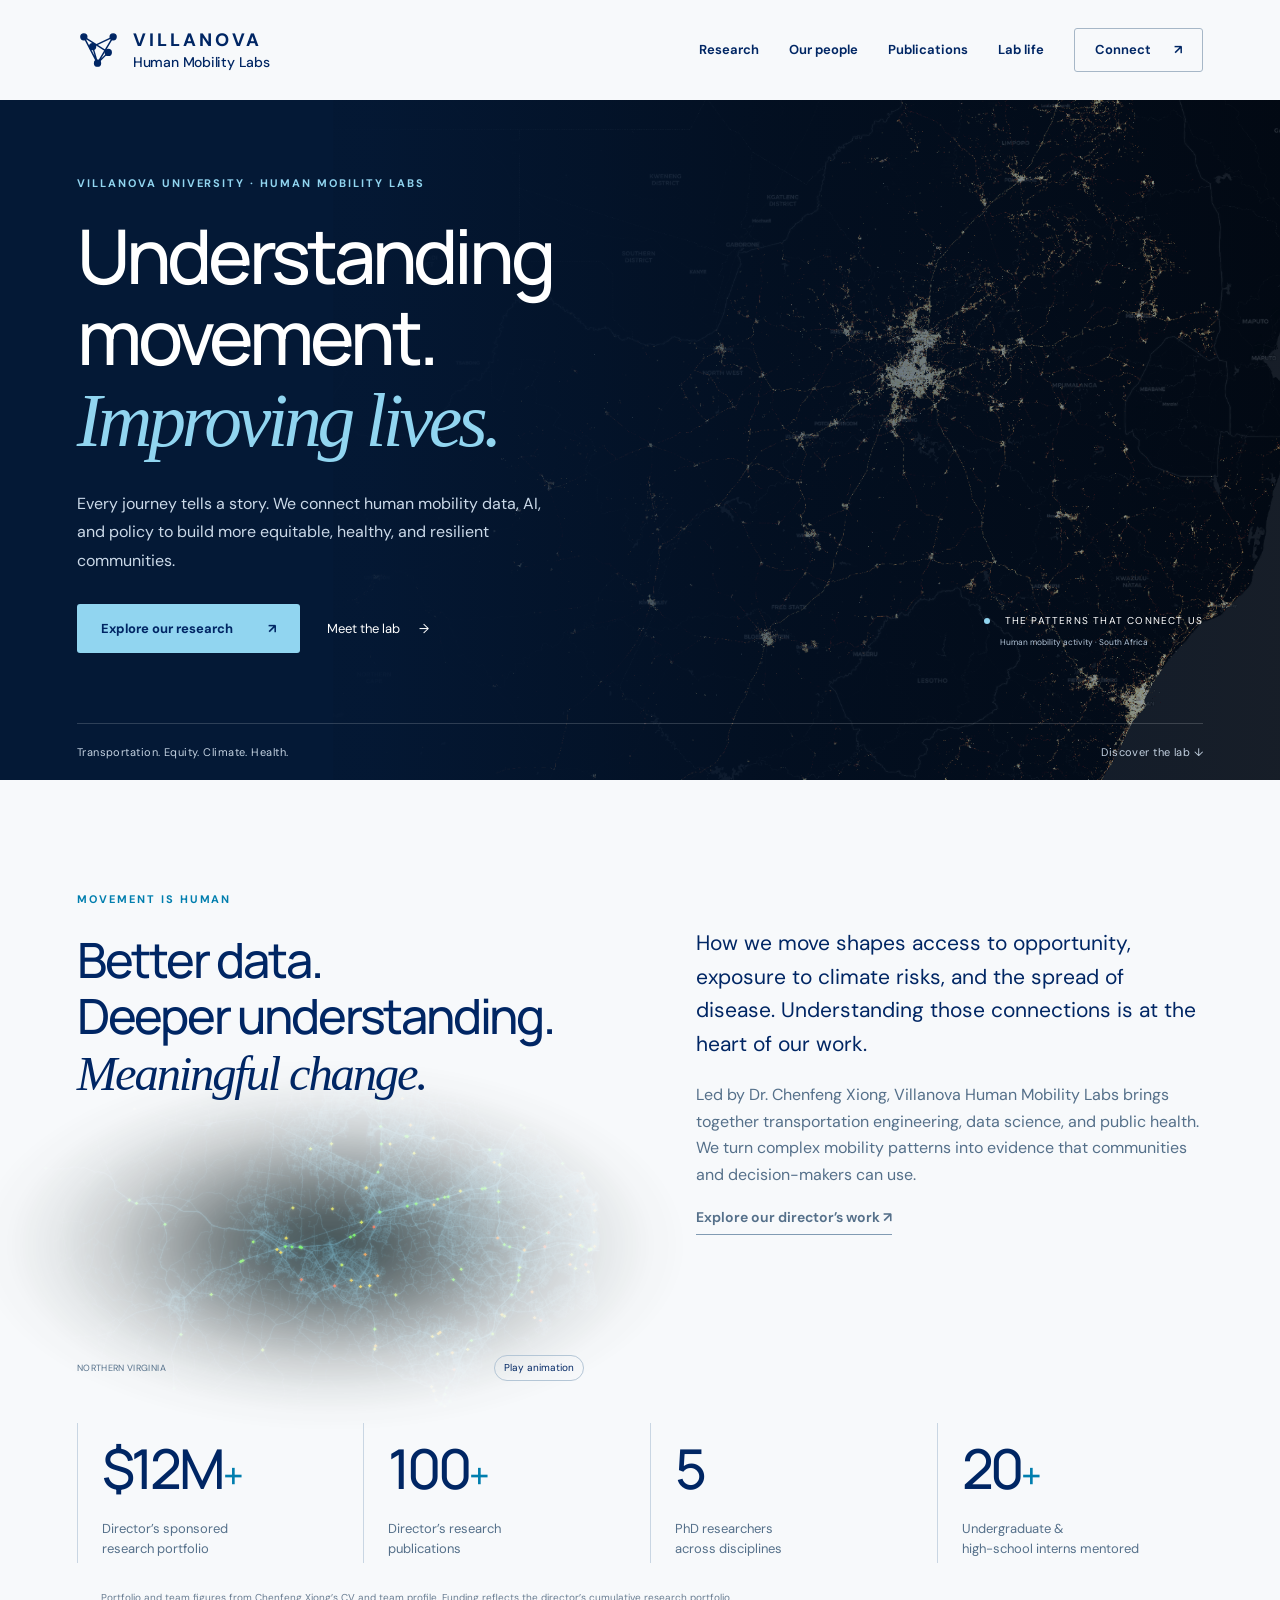
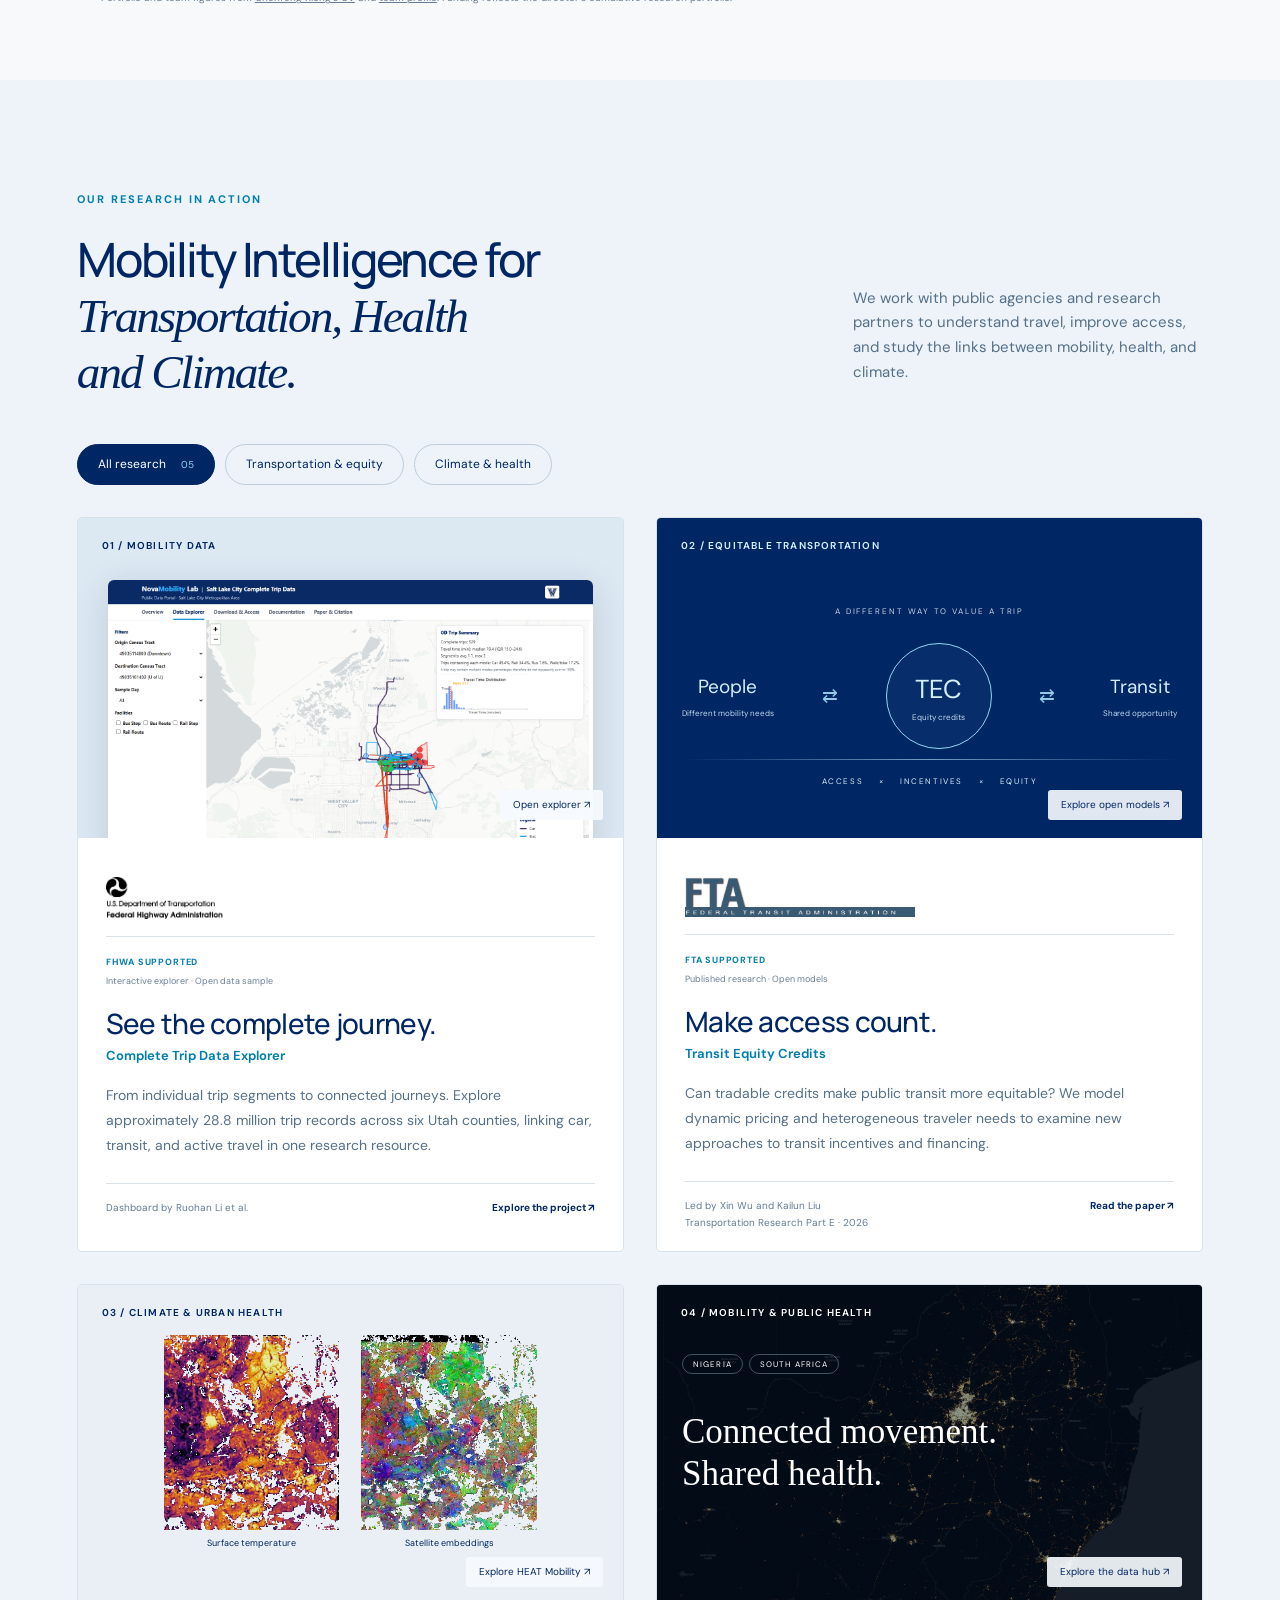
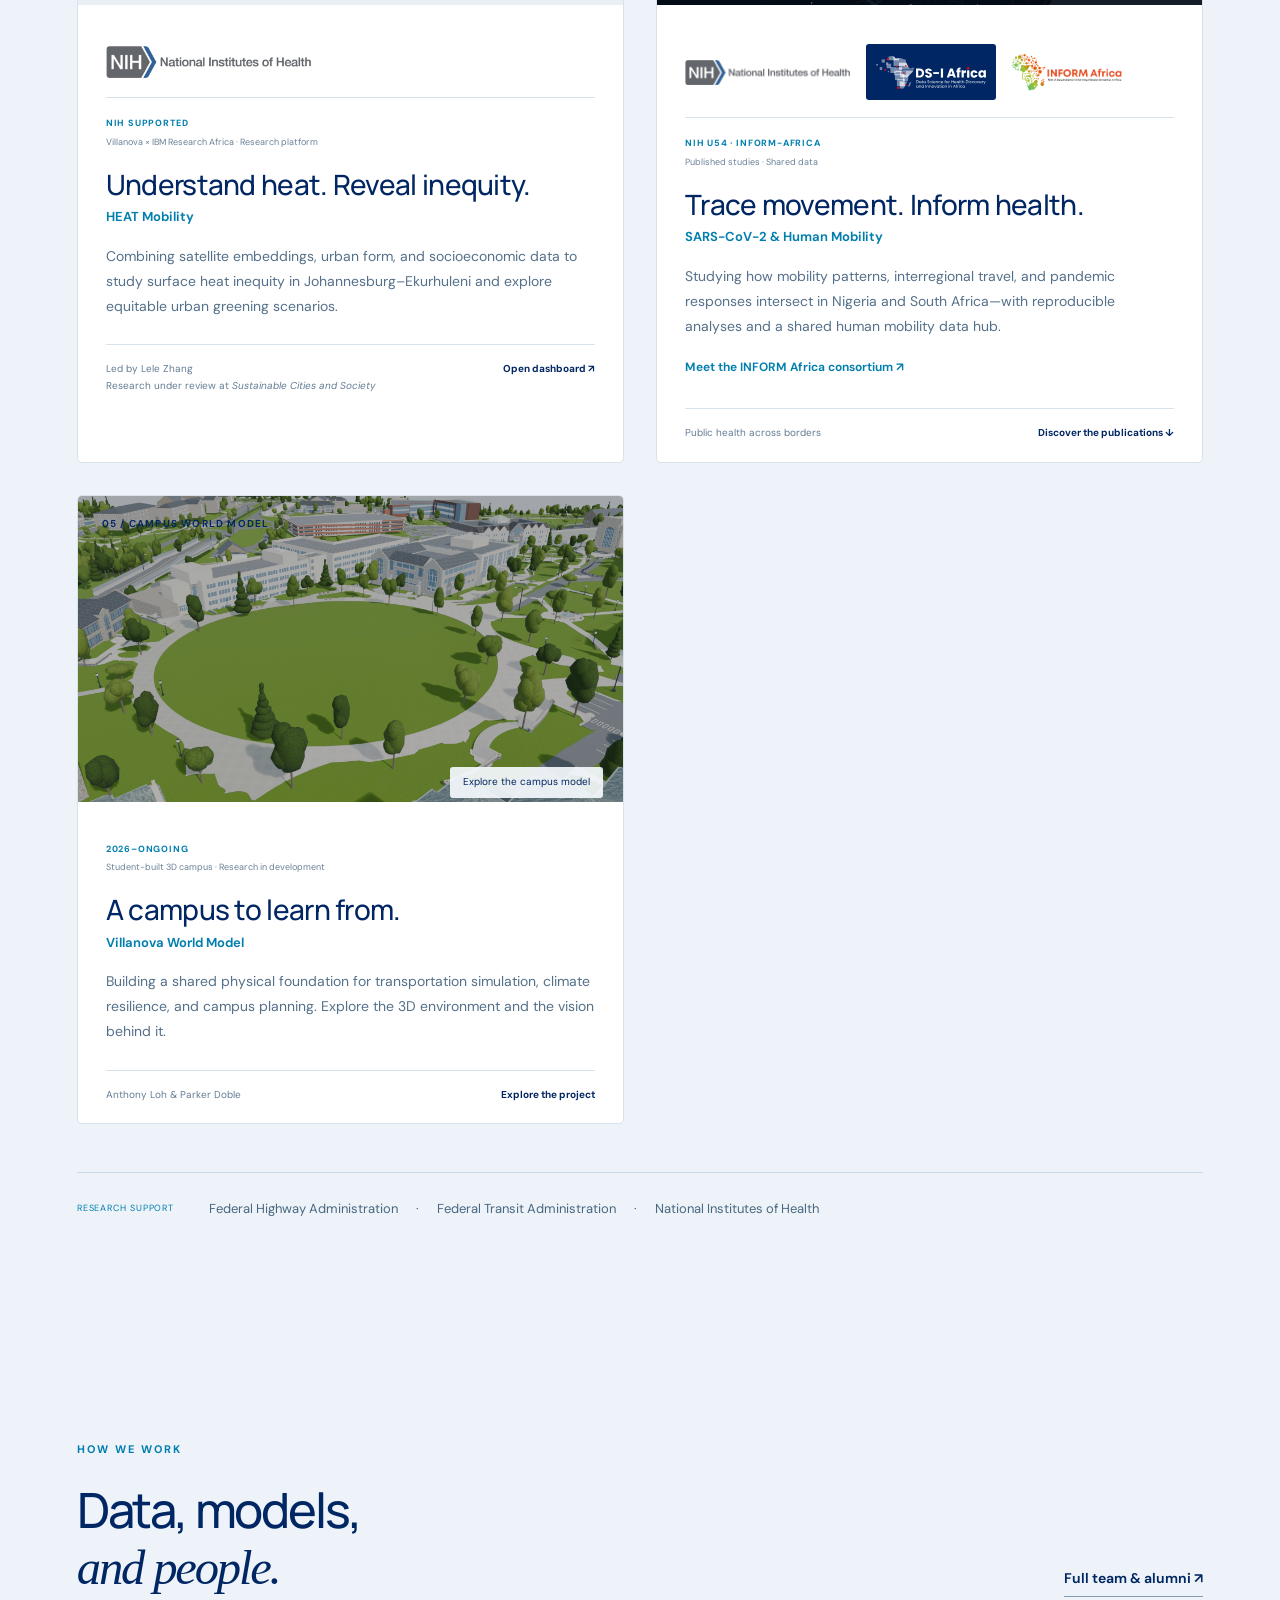
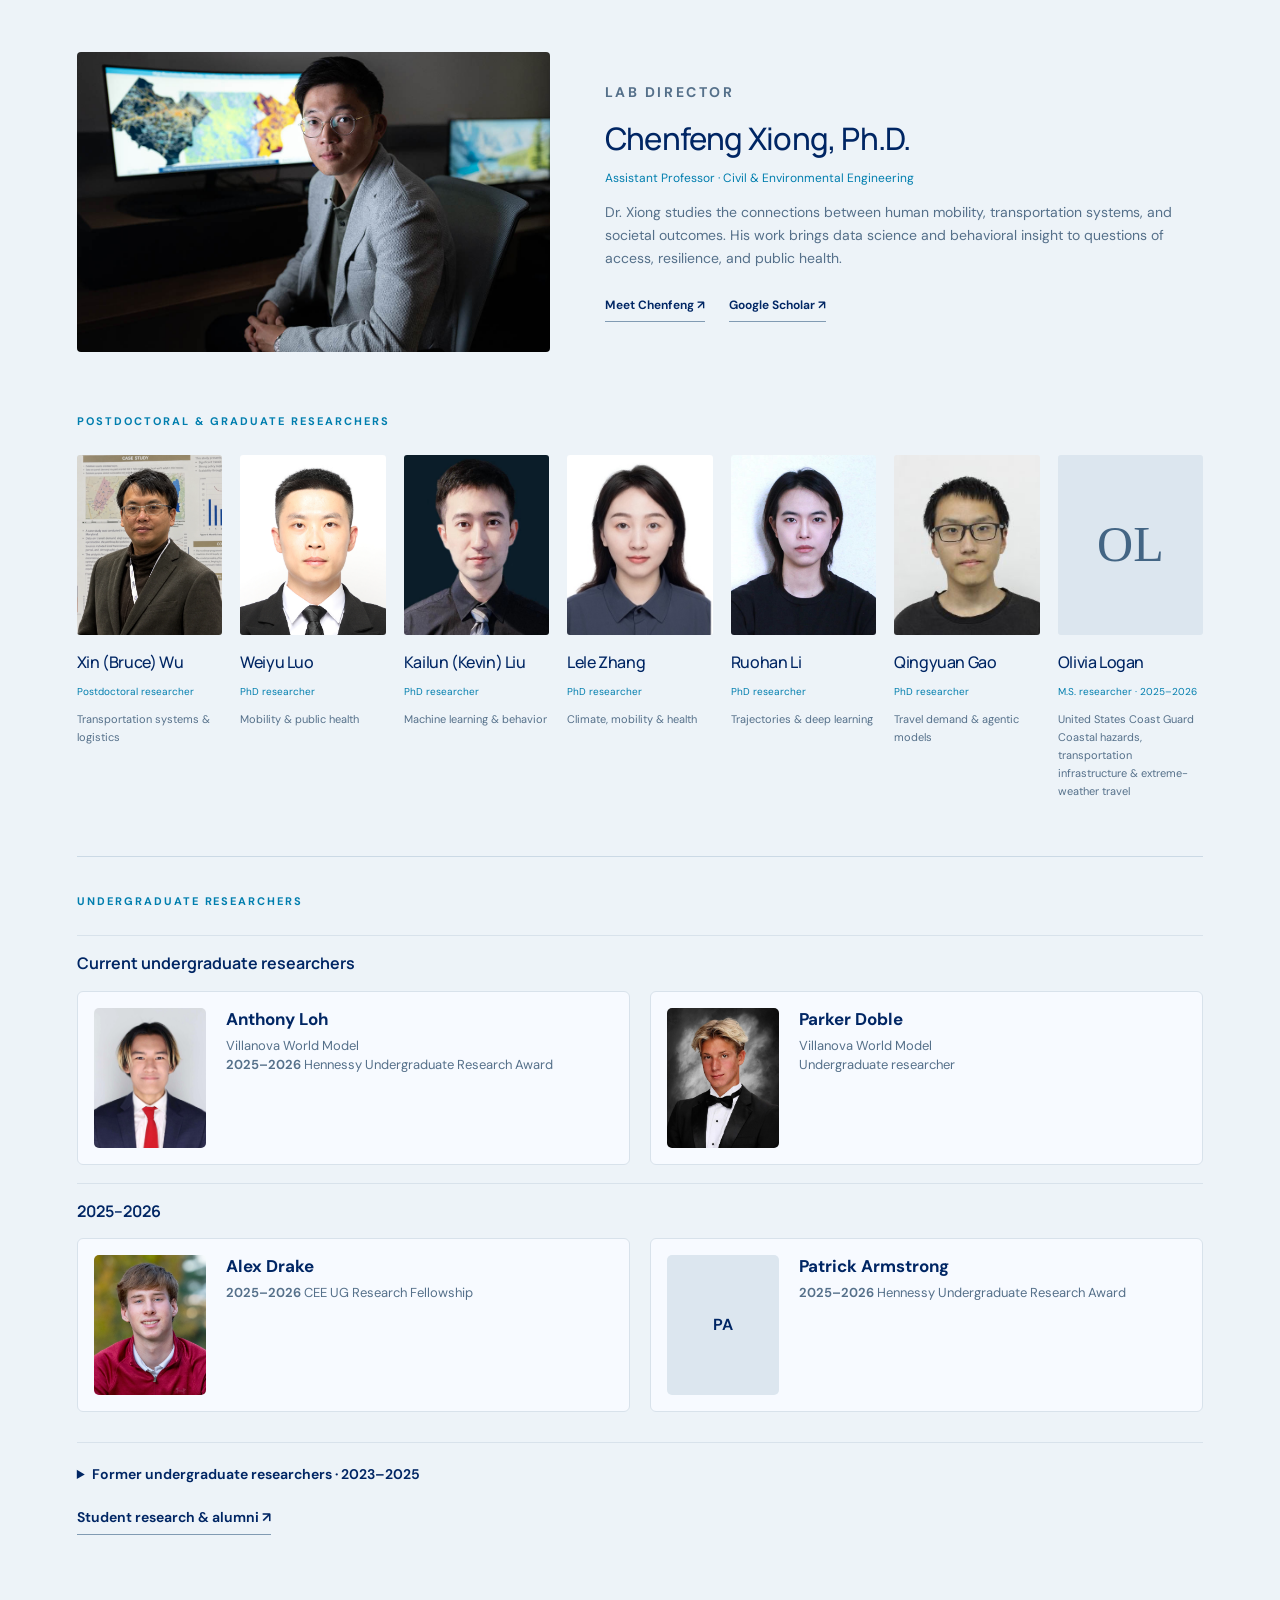
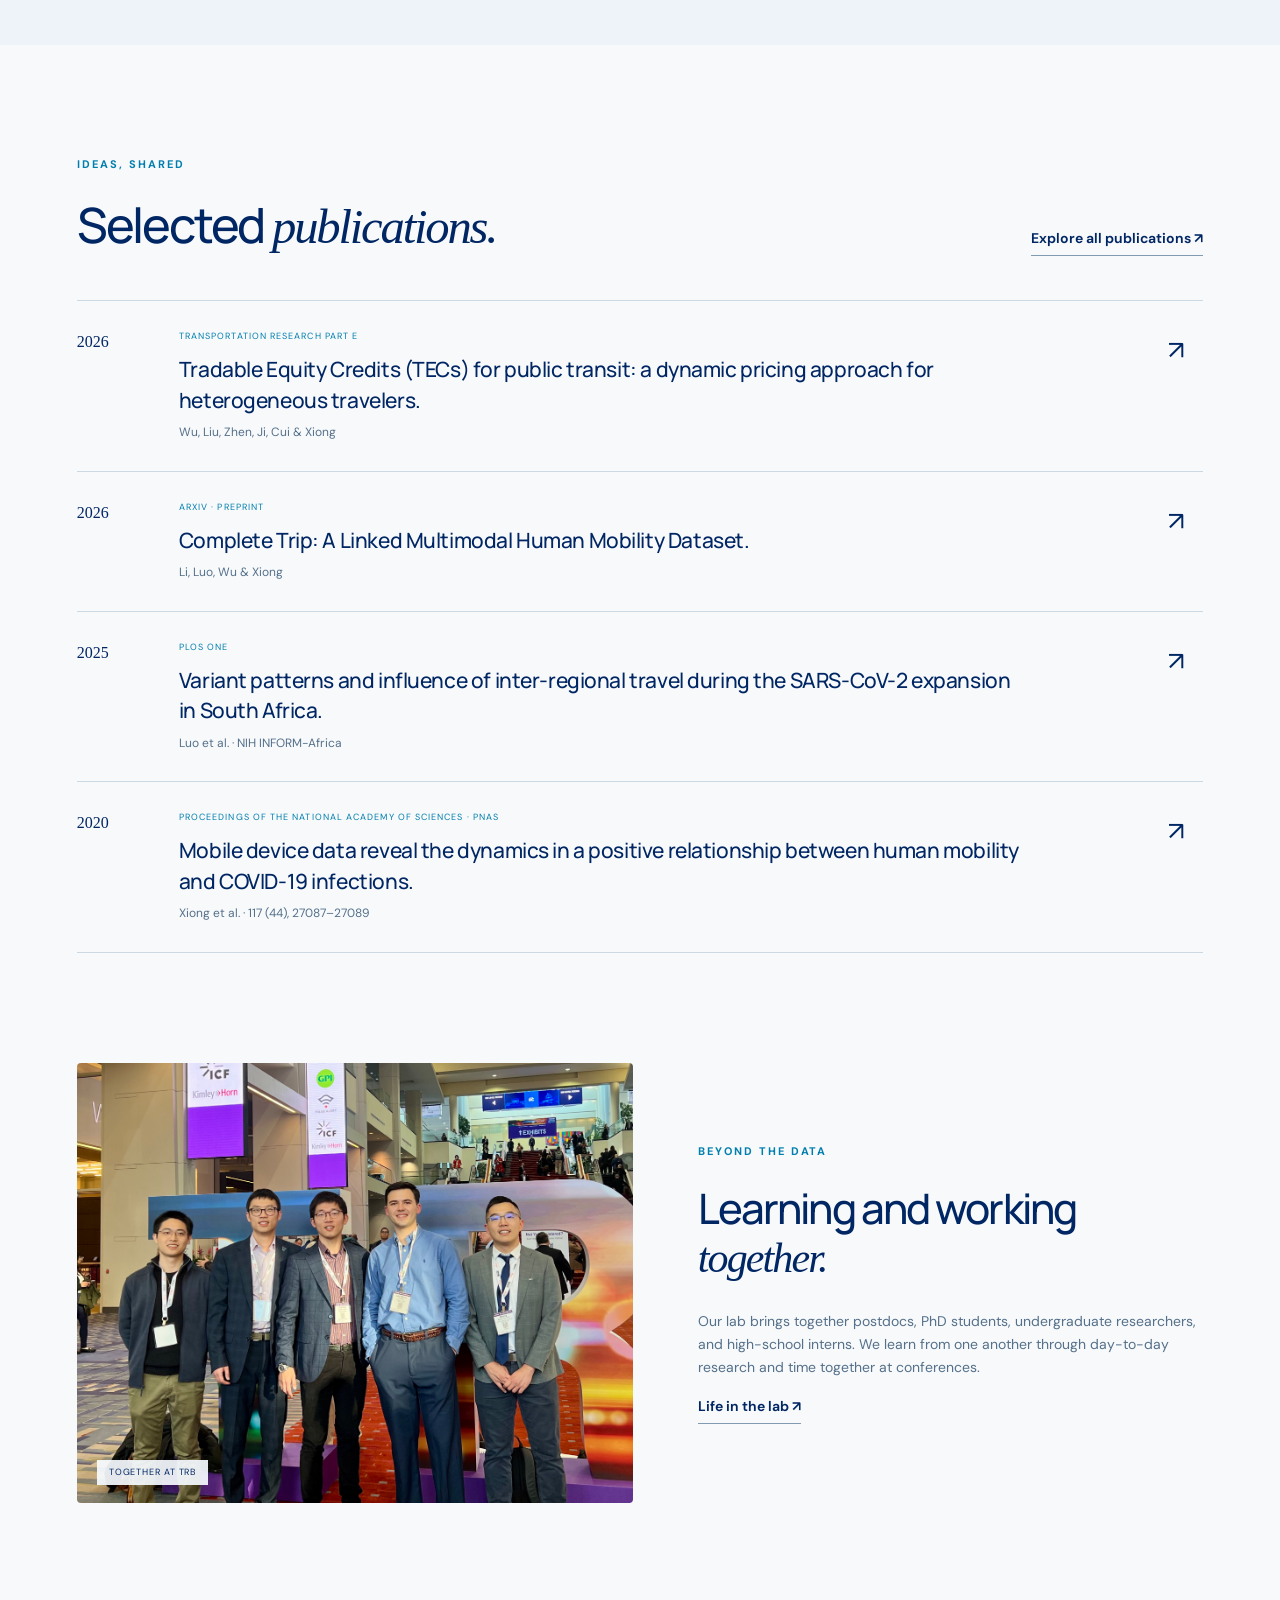
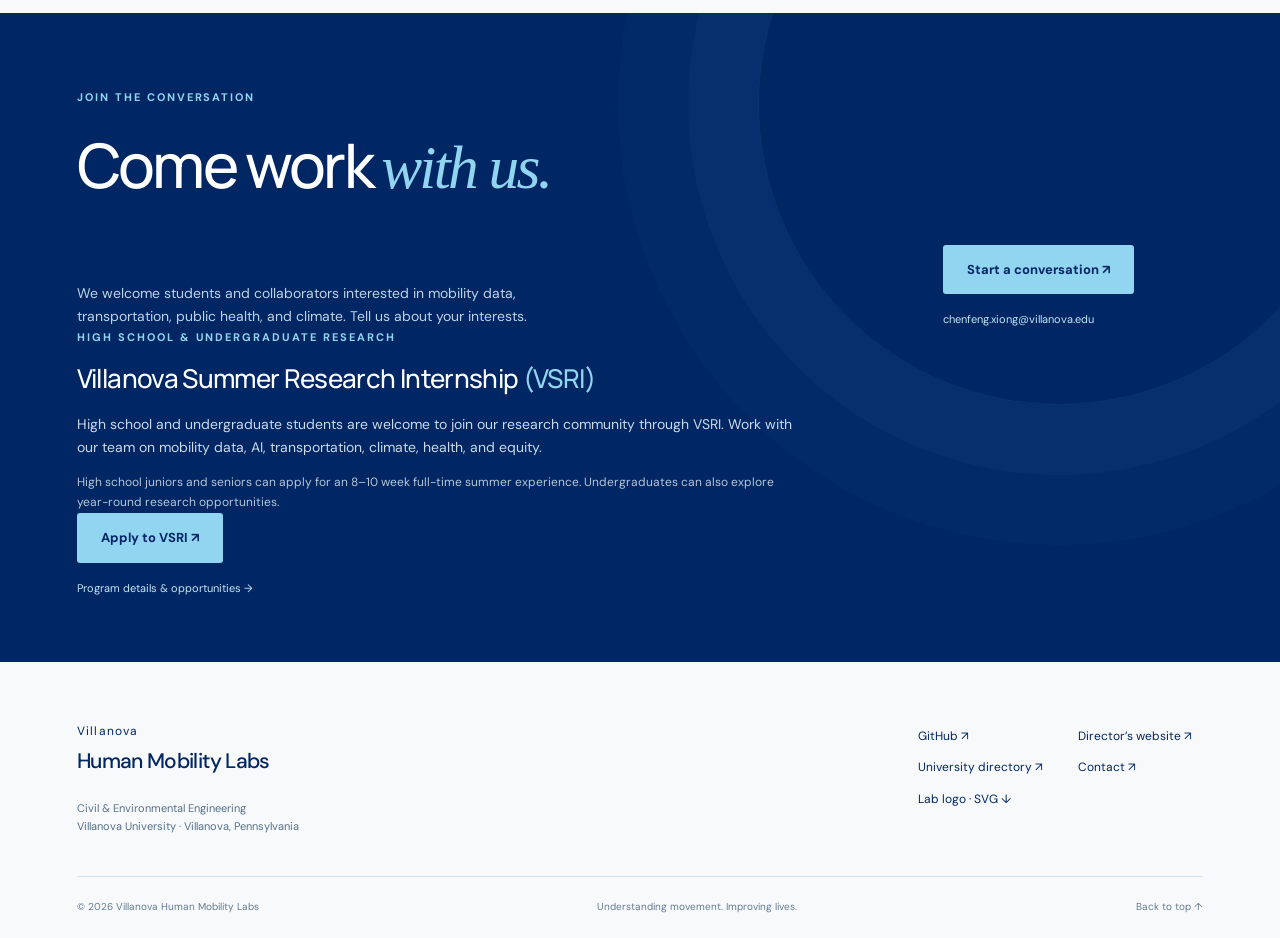
<file: index.html>
<!doctype html>
<html lang="en"><head><meta charset="utf-8"><meta name="viewport" content="width=device-width, initial-scale=1"><meta name="description" content="Villanova Human Mobility Labs connects mobility data, artificial intelligence, and policy to advance transportation, equity, climate resilience, and public health."><meta name="theme-color" content="#002664"><title>Villanova Human Mobility Labs</title><link rel="icon" type="image/svg+xml" href="favicon.svg?v=3"><link rel="icon" type="image/png" sizes="32x32" href="favicon-32.png?v=3"><link rel="apple-touch-icon" sizes="180x180" href="apple-touch-icon.png"><link rel="stylesheet" href="styles.css?v=20261122-motion"><script defer src="app.js"></script></head><body>
<a class="skip" href="#main">Skip to content</a>
<header><a class="brand" href="#" aria-label="Villanova Human Mobility Labs home"><svg viewBox="0 0 44 44" aria-hidden="true"><path d="M7 8 21 35 37 8M7 8 32 24 21 35 16 18 37 8"/><circle cx="7" cy="8" r="3"/><circle cx="21" cy="35" r="3"/><circle cx="37" cy="8" r="3"/><circle cx="16" cy="18" r="3"/><circle cx="32" cy="24" r="3"/></svg><span>VILLANOVA<small>Human Mobility Labs</small></span></a><button class="menu" aria-expanded="false" aria-controls="nav">Menu <span>＋</span></button><nav id="nav" aria-label="Main navigation"><a href="#research">Research</a><a href="#people">Our people</a><a href="#publications">Publications</a><a href="#life">Lab life</a><a class="nav-contact" href="#connect">Connect <span>↗</span></a></nav></header>
<main id="main"><section class="hero"><img class="hero-map" src="assets/mobility-map.png" alt="Human mobility activity forms illuminated networks across South Africa"><div class="hero-content"><p class="eyebrow light">VILLANOVA UNIVERSITY · HUMAN MOBILITY LABS</p><h1>Understanding<br>movement.<br><em>Improving lives.</em></h1><p class="hero-intro">Every journey tells a story. We connect human mobility data, AI, and policy to build more equitable, healthy, and resilient communities.</p><a class="button cream" href="#research">Explore our research <span>↗</span></a><a class="hero-link" href="#people">Meet the lab <span>→</span></a></div><div class="map-caption"><span class="dot"></span> THE PATTERNS THAT CONNECT US<small>Human mobility activity · South Africa</small></div><div class="hero-bottom"><span>Transportation. Equity. Climate. Health.</span><a href="#about">Discover the lab ↓</a></div></section>
<div class="motion-story"><section class="intro wrap" id="about"><div><p class="eyebrow">MOVEMENT IS HUMAN</p><h2>Better data.<br>Deeper understanding.<br><em>Meaningful change.</em></h2><div class="motion-canvas" aria-label="Recorded vehicle activity in Northern Virginia"><video id="nova-motion" autoplay muted loop playsinline preload="auto" poster="assets/nova-motion.png"><source src="assets/nova-motion.mp4" type="video/mp4"></video></div><div class="motion-caption wrap"><span>NORTHERN VIRGINIA <span class="motion-detail">· September 16, 2026 · Recorded vehicle activity</span></span><button id="motion-toggle" type="button" aria-label="Pause animation">Pause animation</button></div></div><div class="intro-copy"><p>How we move shapes access to opportunity, exposure to climate risks, and the spread of disease. Understanding those connections is at the heart of our work.</p><p>Led by Dr. Chenfeng Xiong, Villanova Human Mobility Labs brings together transportation engineering, data science, and public health. We turn complex mobility patterns into evidence that communities and decision-makers can use.</p><a class="text-link" href="https://cfxiong.github.io/">Explore our director’s work ↗</a></div></section>
</div><section class="metrics wrap" aria-label="Research and team at a glance"><div><strong>$12M<span>+</span></strong><p>Director’s sponsored<br>research portfolio</p></div><div><strong>100<span>+</span></strong><p>Director’s research<br>publications</p></div><div><strong>5</strong><p>PhD researchers<br>across disciplines</p></div><div><strong>20<span>+</span></strong><p>Undergraduate &amp;<br>high-school interns mentored</p></div><p class="metric-note">Portfolio and team figures from <a href="https://cfxiong.github.io/cv/">Chenfeng Xiong’s CV</a> and <a href="https://cfxiong.github.io/team/">team profile</a>. Funding reflects the director’s cumulative research portfolio.</p></section>
<section class="research section" id="research"><div class="wrap"><div class="section-head"><div><p class="eyebrow">OUR RESEARCH IN ACTION</p><h2>Mobility Intelligence for<br><em>Transportation, Health<br>and Climate.</em></h2></div><p>We work with public agencies and research partners to understand travel, improve access, and study the links between mobility, health, and climate.</p></div><div class="filters" role="group" aria-label="Filter research projects"><button class="active" data-filter="all" aria-pressed="true">All research <span>05</span></button><button data-filter="transport" aria-pressed="false">Transportation &amp; equity</button><button data-filter="health" aria-pressed="false">Climate &amp; health</button></div><div class="project-grid">
<article class="project" data-category="transport"><a class="project-visual dashboard" href="https://villanova-transportation.github.io/Complete-Trip-Data-Explorer/"><span class="visual-label">01 / MOBILITY DATA</span><img loading="lazy" src="assets/complete-trip-explorer.png" alt="Complete Trip Data Explorer dashboard showing linked trips and transport modes in the Salt Lake City region"><span class="image-link">Open explorer ↗</span></a><div class="project-body"><div class="sponsor-logos" aria-label="Research support and consortium"><a href="https://www.fhwa.dot.gov/"><img class="" loading="lazy" src="assets/sponsors/fhwa.png" alt="Federal Highway Administration"></a></div><p class="sponsor">FHWA SUPPORTED <span>Interactive explorer · Open data sample</span></p><h3>See the complete journey.</h3><p class="project-name">Complete Trip Data Explorer</p><p>From individual trip segments to connected journeys. Explore approximately 28.8 million trip records across six Utah counties, linking car, transit, and active travel in one research resource.</p><div class="project-foot"><span>Dashboard by Ruohan Li et al.</span><a href="https://github.com/villanova-transportation/Complete-Trip-Data-Explorer">Explore the project ↗</a></div></div></article>
<article class="project" data-category="transport"><a class="project-visual equity" href="https://github.com/villanova-transportation/Transit_Equity_Credits"><span class="visual-label">02 / EQUITABLE TRANSPORTATION</span><div class="credit-diagram" aria-label="Conceptual diagram linking mobility needs, equity credits, and public transit"><span class="diagram-small">A DIFFERENT WAY TO VALUE A TRIP</span><div class="diagram-row"><span>People<br><small>Different mobility needs</small></span><b>⇄</b><span class="credit-circle">TEC<small>Equity credits</small></span><b>⇄</b><span>Transit<br><small>Shared opportunity</small></span></div><div class="diagram-line"></div><p>ACCESS <i>×</i> INCENTIVES <i>×</i> EQUITY</p></div><span class="image-link">Explore open models ↗</span></a><div class="project-body"><div class="sponsor-logos" aria-label="Research support and consortium"><a class="fta-logo" href="https://www.transit.dot.gov/" aria-label="Federal Transit Administration"><img loading="lazy" src="assets/sponsors/fta.png" alt="Federal Transit Administration"></a></div><p class="sponsor">FTA SUPPORTED <span>Published research · Open models</span></p><h3>Make access count.</h3><p class="project-name">Transit Equity Credits</p><p>Can tradable credits make public transit more equitable? We model dynamic pricing and heterogeneous traveler needs to examine new approaches to transit incentives and financing.</p><div class="project-foot"><span>Led by Xin Wu and Kailun Liu<br>Transportation Research Part E · 2026</span><a href="https://doi.org/10.1016/j.tre.2026.104858">Read the paper ↗</a></div></div></article>
<article class="project" data-category="health"><a class="project-visual heat" href="https://villanova-transportation.github.io/heat-mobility/"><span class="visual-label">03 / CLIMATE &amp; URBAN HEALTH</span><div class="heat-maps"><figure><img loading="lazy" src="assets/heat-summer.webp" alt="Summer land-surface temperature map of Johannesburg–Ekurhuleni"><figcaption>Surface temperature</figcaption></figure><figure><img loading="lazy" src="assets/heat-embeddings.webp" alt="Satellite embedding representation of the Johannesburg–Ekurhuleni urban landscape"><figcaption>Satellite embeddings</figcaption></figure></div><span class="image-link">Explore HEAT Mobility ↗</span></a><div class="project-body"><div class="sponsor-logos" aria-label="Research support and consortium"><a href="https://www.nih.gov/"><img class="nih-logo" loading="lazy" src="assets/sponsors/nih.png" alt="National Institutes of Health"></a></div><p class="sponsor">NIH SUPPORTED <span>Villanova × IBM Research Africa · Research platform</span></p><h3>Understand heat. Reveal inequity.</h3><p class="project-name">HEAT Mobility</p><p>Combining satellite embeddings, urban form, and socioeconomic data to study surface heat inequity in Johannesburg–Ekurhuleni and explore equitable urban greening scenarios.</p><div class="project-foot"><span>Led by Lele Zhang<br>Research under review at <em>Sustainable Cities and Society</em></span><a href="https://villanova-transportation.github.io/heat-mobility/dashboard.html">Open dashboard ↗</a></div></div></article>
<article class="project" data-category="health"><a class="project-visual health" href="https://github.com/villanova-transportation/Human-Mobility-Data-Hub"><span class="visual-label">04 / MOBILITY &amp; PUBLIC HEALTH</span><img loading="lazy" src="assets/mobility-map.png" alt="A network of human mobility observations across South Africa"><div class="health-overlay"><span>NIGERIA</span><span>SOUTH AFRICA</span><strong>Connected movement.<br>Shared health.</strong></div><span class="image-link">Explore the data hub ↗</span></a><div class="project-body"><div class="sponsor-logos" aria-label="Research support and consortium"><a href="https://www.nih.gov/"><img class="nih-logo" loading="lazy" src="assets/sponsors/nih.png" alt="National Institutes of Health"></a><a href="https://dsi-africa.org/"><img class="dsi-logo" loading="lazy" src="assets/sponsors/dsi-africa.svg" alt="DS-I Africa"></a><a href="https://inform-africa.org/"><img class="inform-logo" loading="lazy" src="assets/sponsors/inform-africa.webp" alt="INFORM Africa"></a></div><p class="sponsor">NIH U54 · INFORM-AFRICA <span>Published studies · Shared data</span></p><h3>Trace movement. Inform health.</h3><p class="project-name">SARS-CoV-2 &amp; Human Mobility</p><p>Studying how mobility patterns, interregional travel, and pandemic responses intersect in Nigeria and South Africa—with reproducible analyses and a shared human mobility data hub.</p><a class="consortium-link" href="https://inform-africa.org/">Meet the INFORM Africa consortium ↗</a><div class="project-foot"><span>Public health across borders</span><a href="#health-papers">Discover the publications ↓</a></div></div></article>
<article class="project" data-category="transport"><a class="project-visual" href="world-model/"><span class="visual-label">05 / CAMPUS WORLD MODEL</span><img loading="lazy" src="world-model/assets/oval.png" alt="Villanova campus reconstructed in Blender, with the Oval, buildings, and paths"><span class="image-link">Explore the campus model</span></a><div class="project-body"><p class="sponsor">2026–ONGOING <span>Student-built 3D campus · Research in development</span></p><h3>A campus to learn from.</h3><p class="project-name">Villanova World Model</p><p>Building a shared physical foundation for transportation simulation, climate resilience, and campus planning. Explore the 3D environment and the vision behind it.</p><div class="project-foot"><span>Anthony Loh &amp; Parker Doble</span><a href="world-model/">Explore the project</a></div></div></article>
</div><div class="research-note"><span>RESEARCH SUPPORT</span><p>Federal Highway Administration <b>·</b> Federal Transit Administration <b>·</b> National Institutes of Health</p></div></div></section>
<section class="people section" id="people"><div class="wrap"><div class="section-head"><div><p class="eyebrow">HOW WE WORK</p><h2>Data, models,<br><em>and people.</em></h2></div><a class="text-link" href="https://cfxiong.github.io/team/">Full team &amp; alumni ↗</a></div><div class="director"><img loading="lazy" src="assets/chenfeng-xiong.jpeg" alt="Chenfeng Xiong at his research workstation"><div><p class="eyebrow">LAB DIRECTOR</p><h3>Chenfeng Xiong, Ph.D.</h3><p class="role">Assistant Professor · Civil &amp; Environmental Engineering</p><p>Dr. Xiong studies the connections between human mobility, transportation systems, and societal outcomes. His work brings data science and behavioral insight to questions of access, resilience, and public health.</p><a class="text-link" href="https://cfxiong.github.io/">Meet Chenfeng ↗</a><a class="text-link" href="https://scholar.google.com/citations?user=MQUY6gYAAAAJ&amp;hl=en">Google Scholar ↗</a></div></div><p class="eyebrow team-level">POSTDOCTORAL &amp; GRADUATE RESEARCHERS</p><div class="team-grid team-grid--graduate"><article><img class="xin-wu-portrait" loading="lazy" src="assets/xin-wu.webp" alt="Xin (Bruce) Wu"><h3>Xin (Bruce) Wu</h3><span>Postdoctoral researcher</span><p>Transportation systems &amp; logistics</p></article><article><img loading="lazy" src="assets/weiyu-luo.jpg" alt="Weiyu Luo"><h3>Weiyu Luo</h3><span>PhD researcher</span><p>Mobility &amp; public health</p></article><article><img loading="lazy" src="assets/kailun-liu.jpg" alt="Kailun Liu"><h3>Kailun (Kevin) Liu</h3><span>PhD researcher</span><p>Machine learning &amp; behavior</p></article><article><img loading="lazy" src="assets/lele-zhang.jpg" alt="Lele Zhang"><h3>Lele Zhang</h3><span>PhD researcher</span><p>Climate, mobility &amp; health</p></article><article><img loading="lazy" src="assets/ruohan-li.jpg" alt="Ruohan Li"><h3>Ruohan Li</h3><span>PhD researcher</span><p>Trajectories &amp; deep learning</p></article><article><img loading="lazy" src="assets/qingyuan-gao.png" alt="Qingyuan Gao"><h3>Qingyuan Gao</h3><span>PhD researcher</span><p>Travel demand &amp; agentic models</p></article><article><div class="initials" aria-hidden="true">OL</div><h3>Olivia Logan</h3><span>M.S. researcher · 2025–2026</span><p>United States Coast Guard<br>Coastal hazards, transportation infrastructure &amp; extreme-weather travel</p></article></div><div class="lab-ug"><p class="eyebrow team-level">UNDERGRADUATE RESEARCHERS</p><div class="ug-cohorts"><div class="ug-cohort ug-cohort--featured"><h3 class="ug-cohort__year">Current undergraduate researchers</h3><ul class="ug-recognition" aria-label="Undergraduate researchers"><li><img src="assets/anthony-loh.png" alt="Anthony Loh" loading="lazy" style="object-position:center 37%"><div><h4>Anthony Loh</h4><p><a href="world-model/">Villanova World Model</a></p><p><span>2025–2026</span> Hennessy Undergraduate Research Award</p></div></li><li><img src="assets/parker-doble.png" alt="Parker Doble" loading="lazy" style="object-position:center 30%"><div><h4>Parker Doble</h4><p><a href="world-model/">Villanova World Model</a></p><p>Undergraduate researcher</p></div></li></ul></div>
        <div class="ug-cohort ug-cohort--featured"><h3 class="ug-cohort__year">2025–2026</h3><ul class="ug-recognition" aria-label="2025–2026 undergraduate researchers">
          <li><img src="assets/alex-drake.jpg" alt="Alex Drake" loading="lazy"><div><h4>Alex Drake</h4><p><span>2025–2026</span> CEE UG Research Fellowship</p></div></li>

          <li><div class="ug-recognition__initials" aria-hidden="true">PA</div><div><h4>Patrick Armstrong</h4><p><span>2025–2026</span> Hennessy Undergraduate Research Award</p></div></li>
        </ul></div>
        <details class="ug-former"><summary>Former undergraduate researchers · 2023–2025</summary><div class="ug-cohort"><h3 class="ug-cohort__year">2025 MATCH</h3><ul class="ug-recognition" aria-label="2025 MATCH undergraduate researchers">
          <li><img src="assets/alex-rodriguez.png" alt="Alex Rodriguez" loading="lazy"><div><h4>Alex Rodriguez</h4><p><span>2025</span> MATCH Researcher<br><span>2025</span> Villanova Undergraduate Research Fellowship (VURF) awardee</p></div></li>
          <li><div class="ug-recognition__initials" aria-hidden="true">JC</div><div><h4>Juliet Cimaglia</h4><p><span>2025</span> MATCH Researcher</p></div></li>
          <li><div class="ug-recognition__initials" aria-hidden="true">JG</div><div><h4>Jay Gorgas</h4><p><span>2025</span> MATCH Researcher</p></div></li>
        </ul></div>
        <div class="ug-cohort"><h3 class="ug-cohort__year">2024 MATCH</h3><ul class="ug-recognition" aria-label="2024 MATCH undergraduate researchers">
          <li><div class="ug-recognition__initials" aria-hidden="true">MV</div><div><h4>My Vo</h4><p><span>2024</span> MATCH Researcher</p></div></li>
          <li><div class="ug-recognition__initials" aria-hidden="true">TJ</div><div><h4>Ted Joel</h4><p><span>2024</span> MATCH Researcher</p></div></li>
          <li><div class="ug-recognition__initials" aria-hidden="true">SK</div><div><h4>Sophia Koutsourakis</h4><p><span>2024</span> MATCH Researcher</p></div></li>
        </ul></div>
        <div class="ug-cohort"><h3 class="ug-cohort__year">2023 MATCH</h3><ul class="ug-recognition" aria-label="2023 MATCH undergraduate researchers">
          <li><div class="ug-recognition__initials" aria-hidden="true">ND</div><div><h4>Nathan DiFulvio</h4><p><span>2023</span> MATCH Researcher</p></div></li>
          <li><div class="ug-recognition__initials" aria-hidden="true">TW</div><div><h4>Taylor Wiseley</h4><p><span>2023</span> MATCH Researcher</p></div></li>
          <li><div class="ug-recognition__initials" aria-hidden="true">LS</div><div><h4>Liam Spellios</h4><p><span>2023</span> MATCH Researcher</p></div></li>
        </ul></div></details>
      </div><a class="text-link" href="https://cfxiong.github.io/team/">Student research &amp; alumni ↗</a></div></div></section>
<section class="publications wrap section" id="publications"><div class="section-head"><div><p class="eyebrow">IDEAS, SHARED</p><h2>Selected <em>publications.</em></h2></div><a class="text-link" href="https://cfxiong.github.io/publications/">Explore all publications ↗</a></div><a class="paper" href="https://doi.org/10.1016/j.tre.2026.104858"><span class="paper-year">2026</span><div><p>TRANSPORTATION RESEARCH PART E</p><h3>Tradable Equity Credits (TECs) for public transit: a dynamic pricing approach for heterogeneous travelers.</h3><span>Wu, Liu, Zhen, Ji, Cui &amp; Xiong</span></div><span class="paper-arrow">↗</span></a><a class="paper" href="https://doi.org/10.48550/arXiv.2607.15436"><span class="paper-year">2026</span><div><p>ARXIV · PREPRINT</p><h3>Complete Trip: A Linked Multimodal Human Mobility Dataset.</h3><span>Li, Luo, Wu &amp; Xiong</span></div><span class="paper-arrow">↗</span></a><a class="paper" id="health-papers" href="https://doi.org/10.1371/journal.pone.0329621"><span class="paper-year">2025</span><div><p>PLOS ONE</p><h3>Variant patterns and influence of inter-regional travel during the SARS-CoV-2 expansion in South Africa.</h3><span>Luo et al. · NIH INFORM-Africa</span></div><span class="paper-arrow">↗</span></a><a class="paper" href="https://doi.org/10.1073/pnas.2010836117"><span class="paper-year">2020</span><div><p>PROCEEDINGS OF THE NATIONAL ACADEMY OF SCIENCES · PNAS</p><h3>Mobile device data reveal the dynamics in a positive relationship between human mobility and COVID-19 infections.</h3><span>Xiong et al. · 117 (44), 27087–27089</span></div><span class="paper-arrow">↗</span></a></section>
<section class="life wrap" id="life"><div class="life-image"><img loading="lazy" src="assets/team-trb.jpg" alt="Members of the lab together at the Transportation Research Board meeting"><span>TOGETHER AT TRB</span></div><div class="life-copy"><p class="eyebrow">BEYOND THE DATA</p><h2>Learning and working<br><em>together.</em></h2><p>Our lab brings together postdocs, PhD students, undergraduate researchers, and high-school interns. We learn from one another through day-to-day research and time together at conferences.</p><a class="text-link" href="https://cfxiong.github.io/team/">Life in the lab ↗</a></div></section>
<section class="connect" id="connect"><div class="wrap"><p class="eyebrow light">JOIN THE CONVERSATION</p><h2>Come work <em>with us.</em></h2><div class="connect-bottom"><p>We welcome students and collaborators interested in mobility data,<br>transportation, public health, and climate. Tell us about your interests.</p><div><a class="button cream" href="mailto:chenfeng.xiong@villanova.edu">Start a conversation ↗</a><a class="join-link" href="mailto:chenfeng.xiong@villanova.edu">chenfeng.xiong@villanova.edu</a></div></div><div class="vsri"><div><p class="eyebrow light">HIGH SCHOOL &amp; UNDERGRADUATE RESEARCH</p><h3>Villanova Summer Research Internship <span>(VSRI)</span></h3><p>High school and undergraduate students are welcome to join our research community through VSRI. Work with our team on mobility data, AI, transportation, climate, health, and equity.</p><p class="vsri-details">High school juniors and seniors can apply for an 8–10 week full-time summer experience. Undergraduates can also explore year-round research opportunities.</p></div><div class="vsri-actions"><a class="button cream" href="https://forms.gle/LvD6wPkDF1DN1dkw9" target="_blank" rel="noopener">Apply to VSRI ↗</a><a class="join-link" href="https://cfxiong.github.io/recruit/">Program details &amp; opportunities →</a></div></div></div></section></main>
<footer class="wrap"><div><a class="footer-brand" href="#">Villanova<br><strong>Human Mobility Labs</strong></a><p>Civil &amp; Environmental Engineering<br>Villanova University · Villanova, Pennsylvania</p></div><div class="footer-links"><a href="https://github.com/villanova-transportation">GitHub ↗</a><a href="https://cfxiong.github.io/">Director’s website ↗</a><a href="https://www.villanova.edu/university/engineering/academic-programs/civil-environmental/directory.html">University directory ↗</a><a href="mailto:chenfeng.xiong@villanova.edu">Contact ↗</a><a href="brand/villanova-human-mobility-labs-villanova-blue.svg" download>Lab logo · SVG ↓</a></div><div class="footer-bottom"><span>© 2026 Villanova Human Mobility Labs</span><span>Understanding movement. Improving lives.</span><a href="#">Back to top ↑</a></div></footer>
<script>const mv=document.getElementById('nova-motion'),mb=document.getElementById('motion-toggle');let wanted=!matchMedia('(prefers-reduced-motion: reduce)').matches;if(!wanted)mv.pause();function label(){mb.textContent=mv.paused?'Play animation':'Pause animation';mb.setAttribute('aria-label',mb.textContent)}mb.onclick=()=>{wanted=mv.paused;if(wanted)mv.play().catch(()=>{});else mv.pause()};mv.onplay=mv.onpause=label;new IntersectionObserver(([e])=>{if(e.isIntersecting&&wanted)mv.play().catch(()=>{});else mv.pause()},{threshold:.1}).observe(mv);label();</script></body></html>
</file>
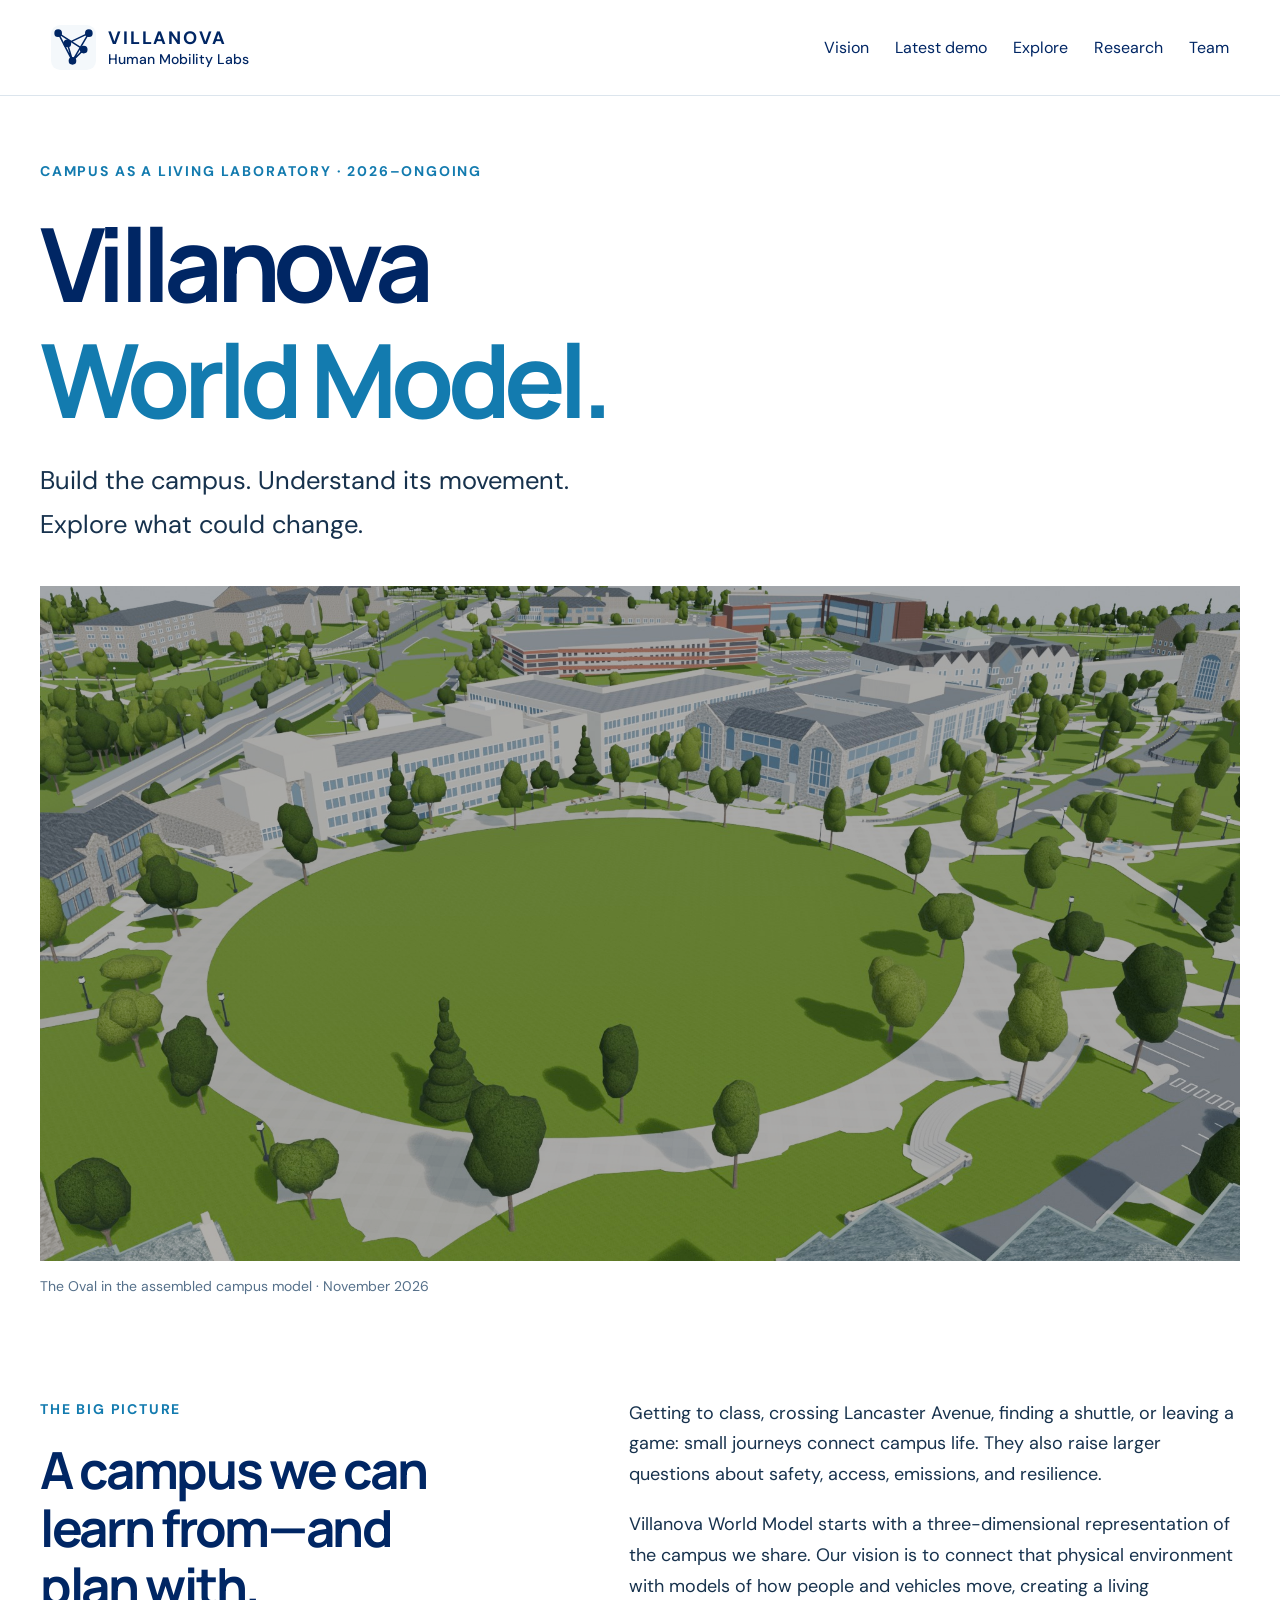
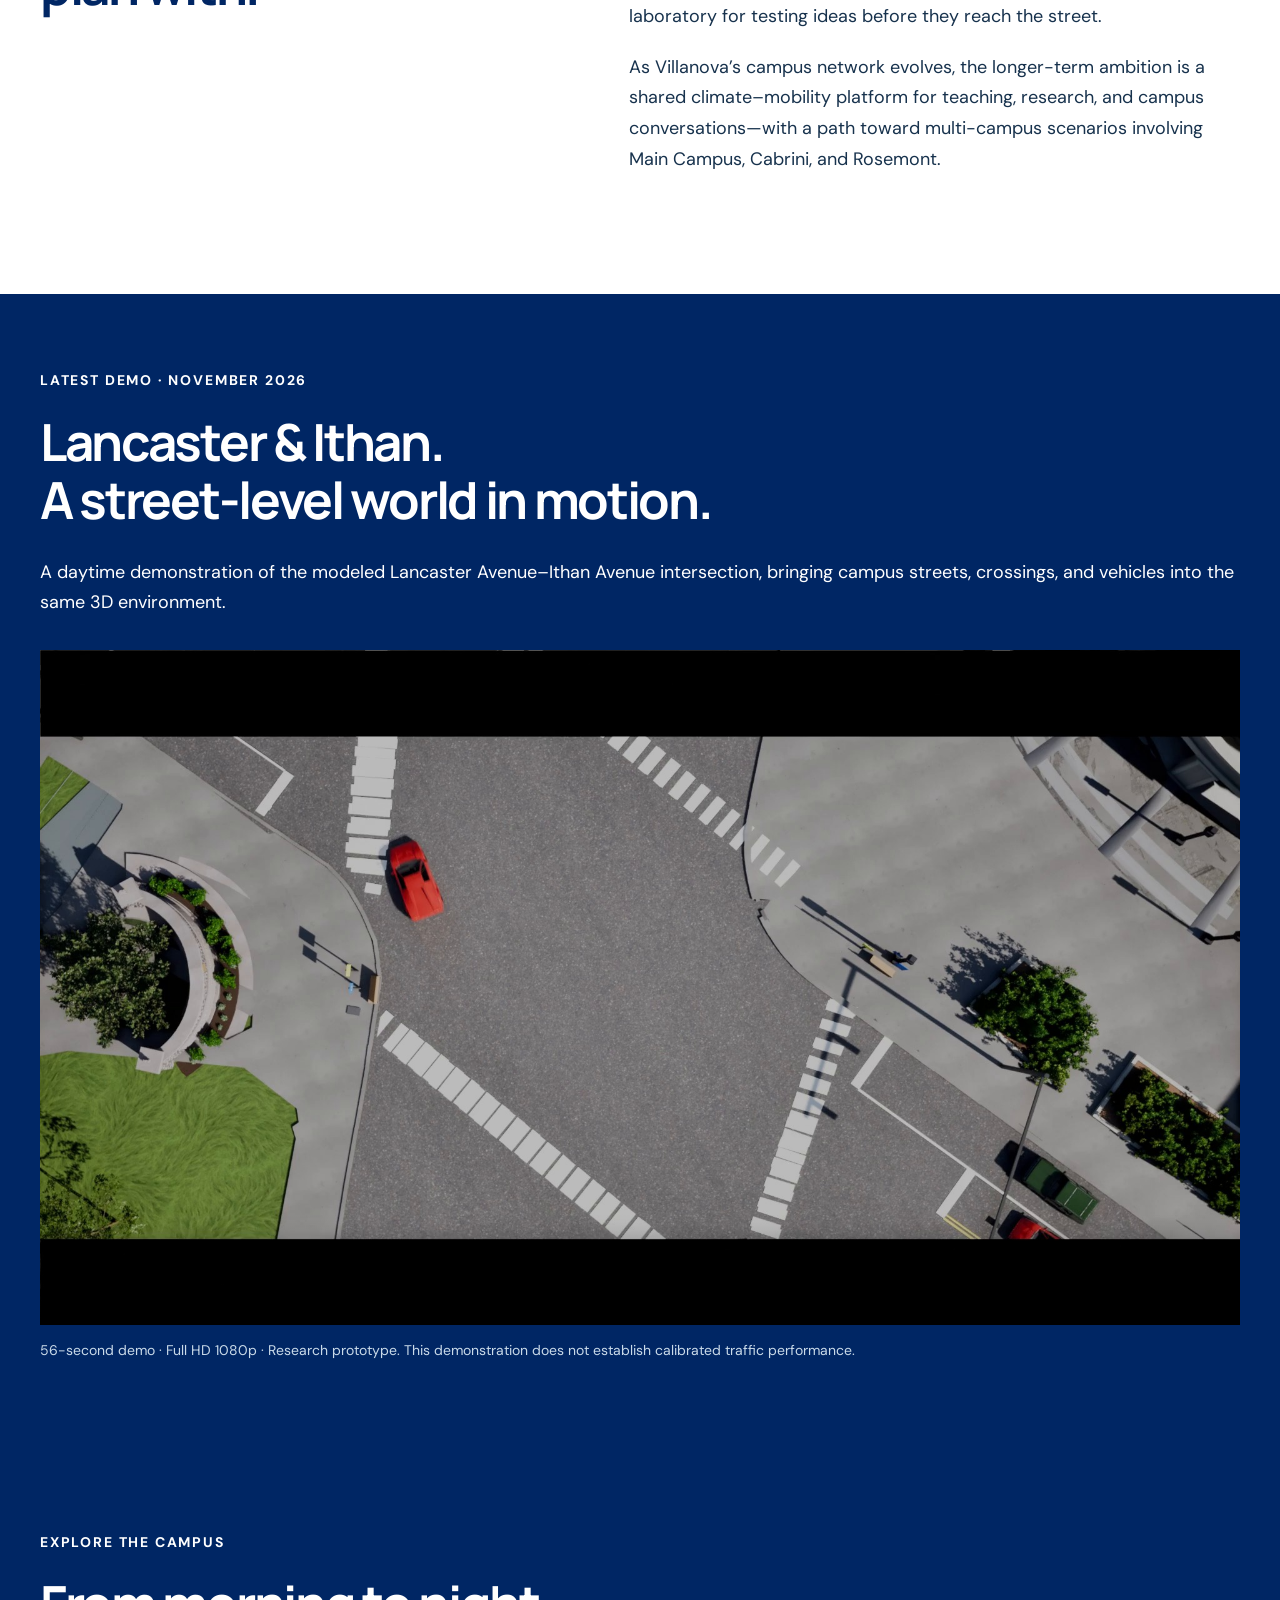
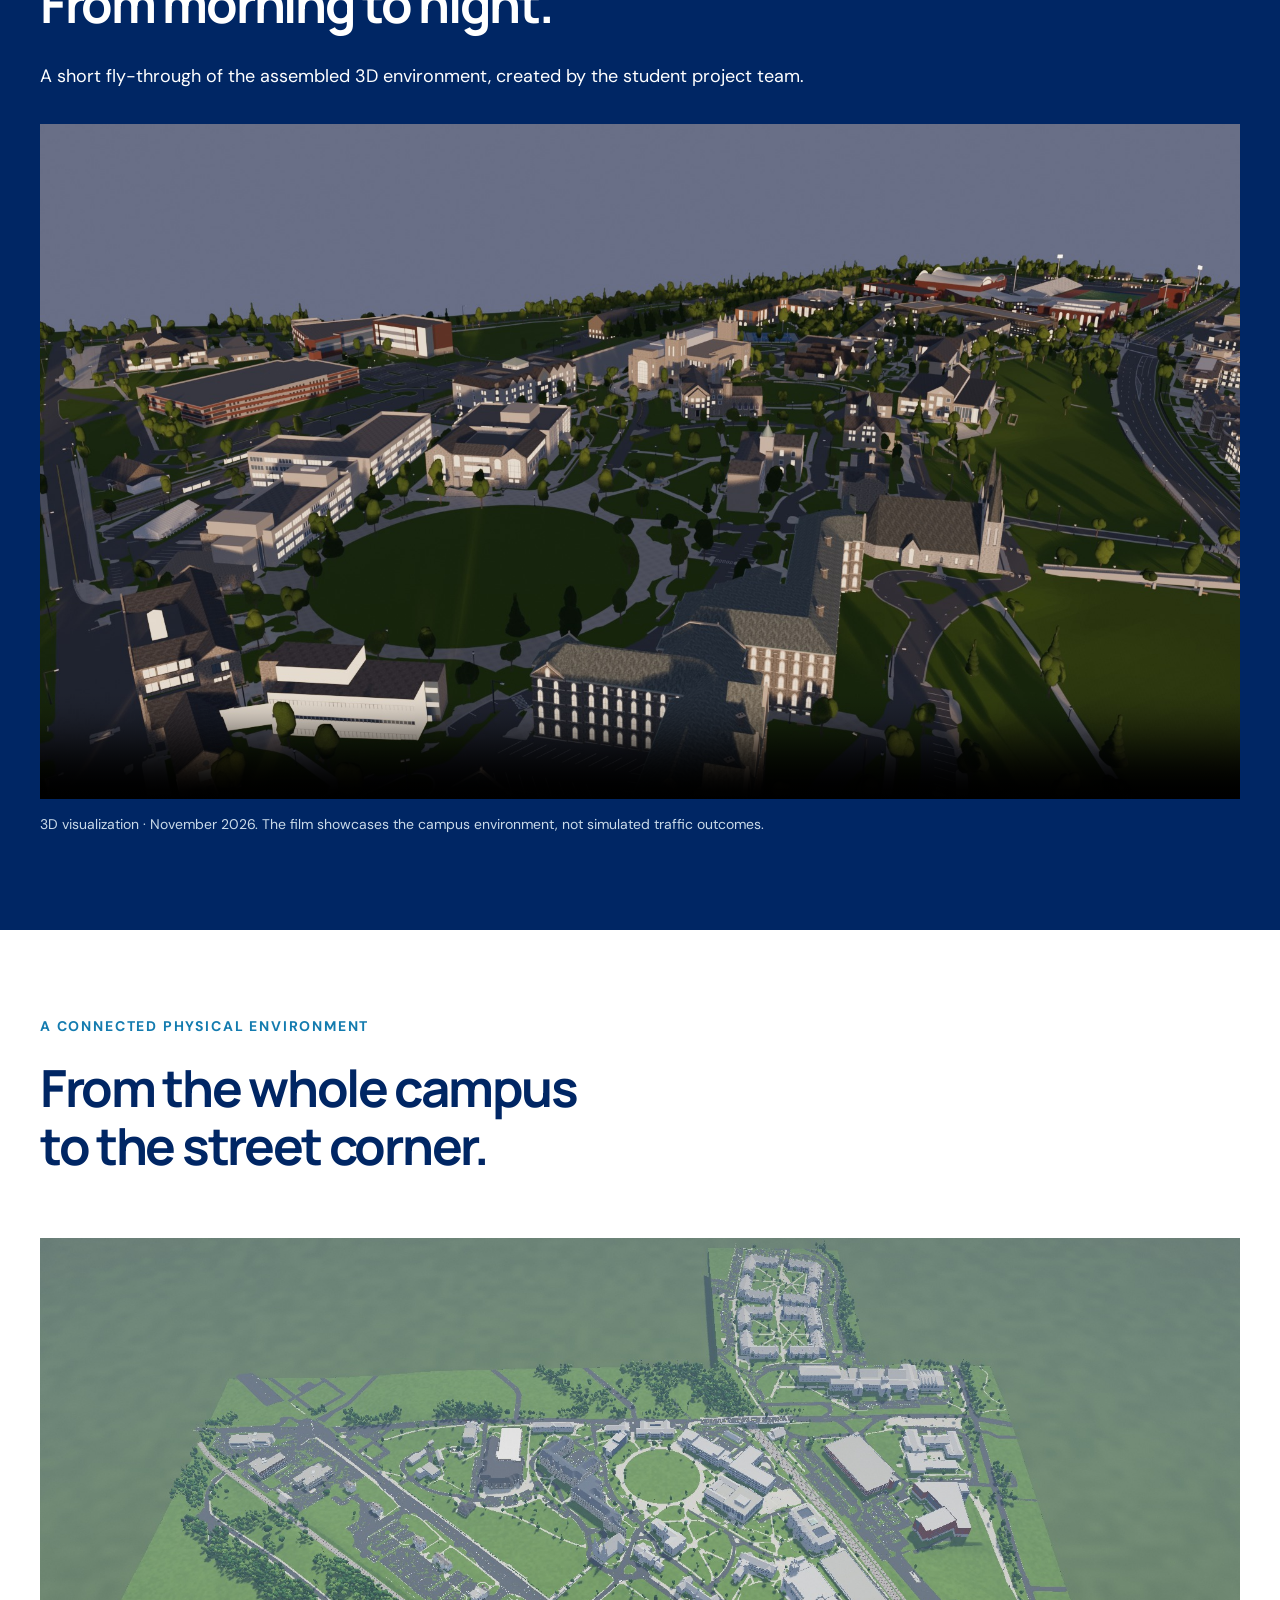
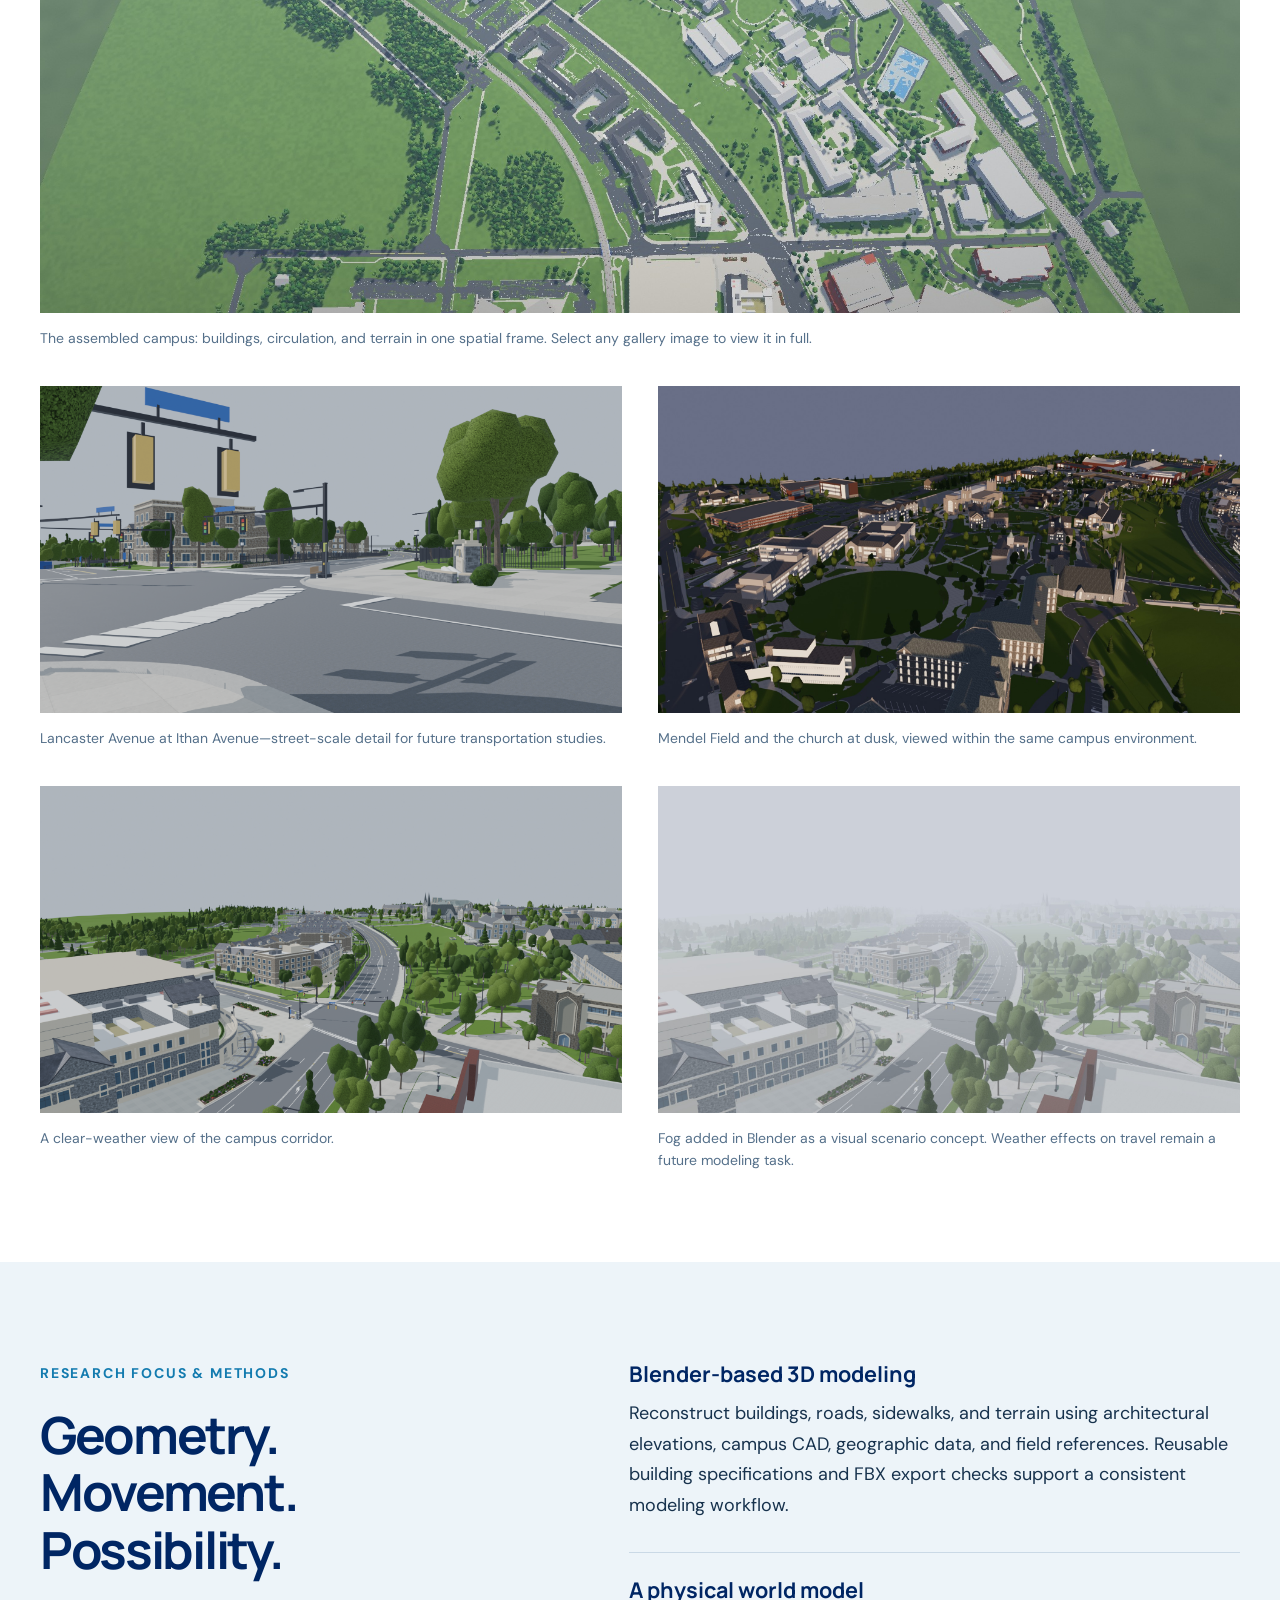
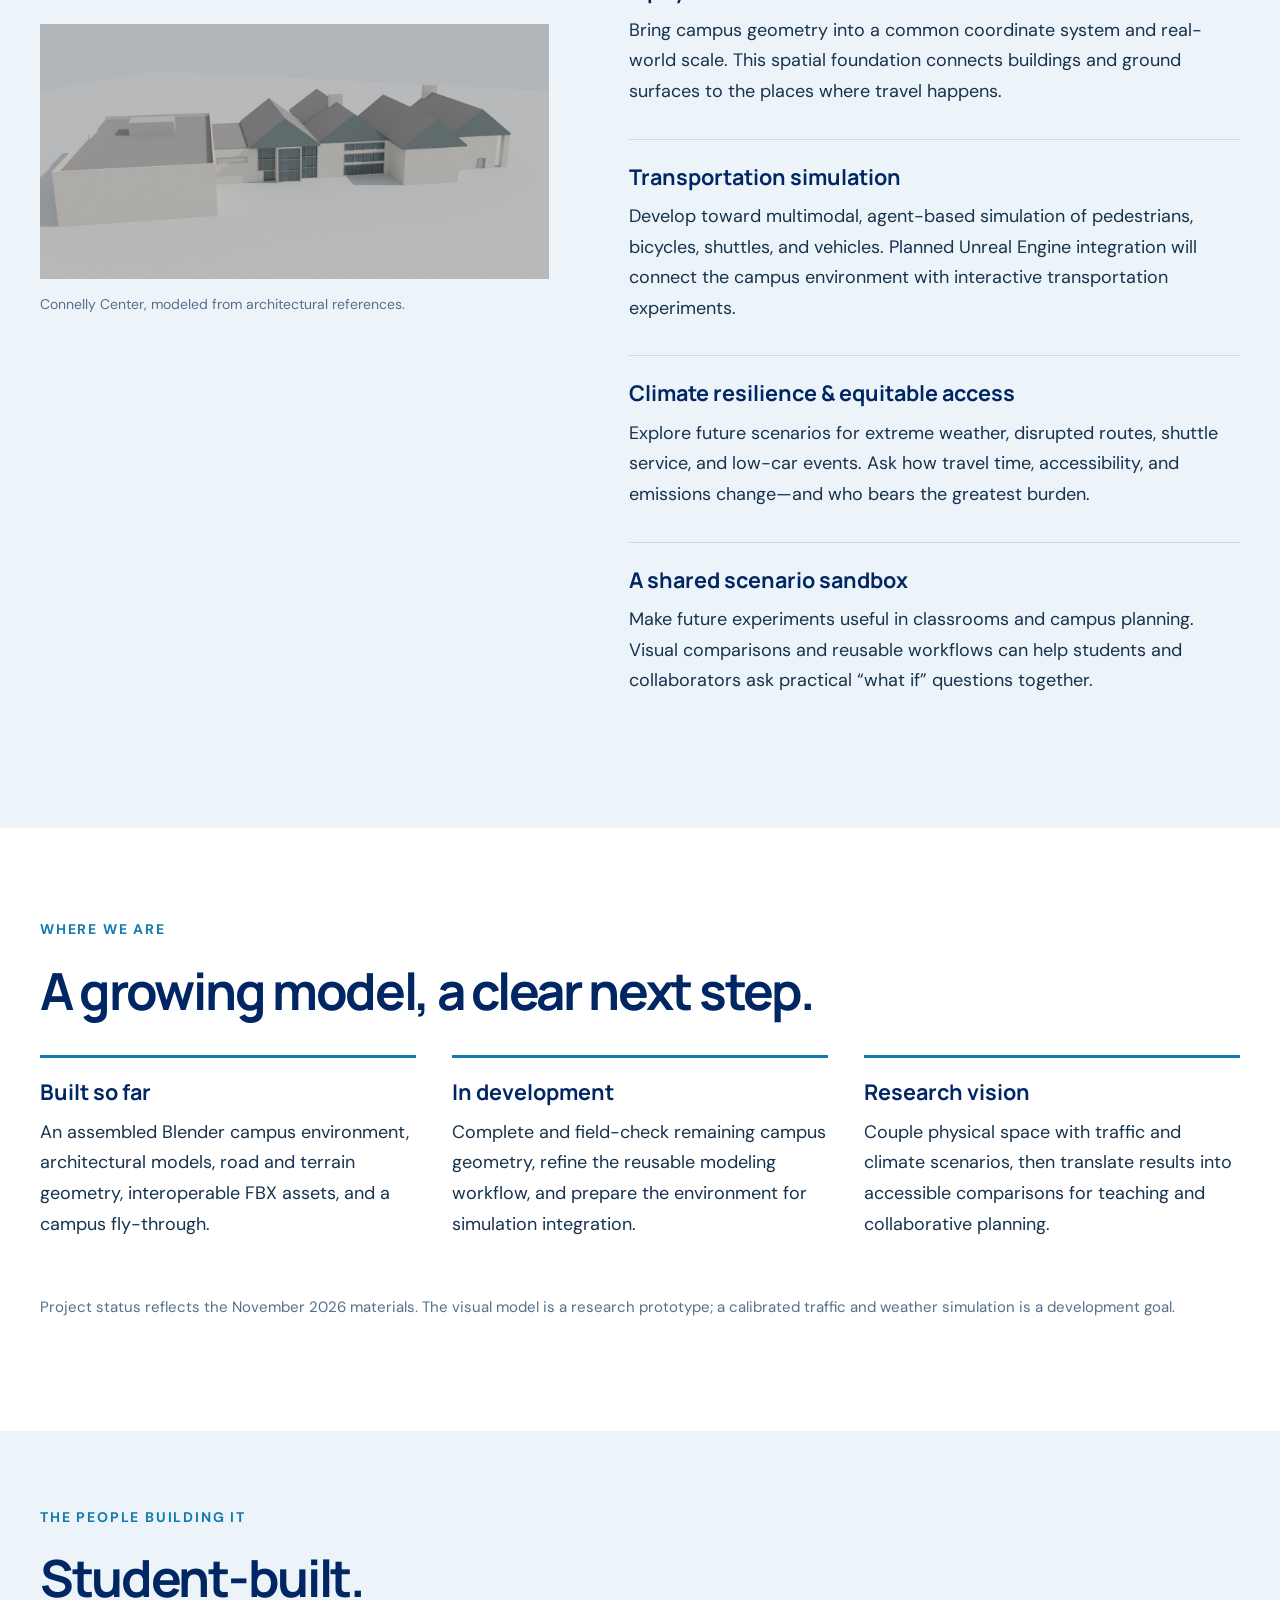
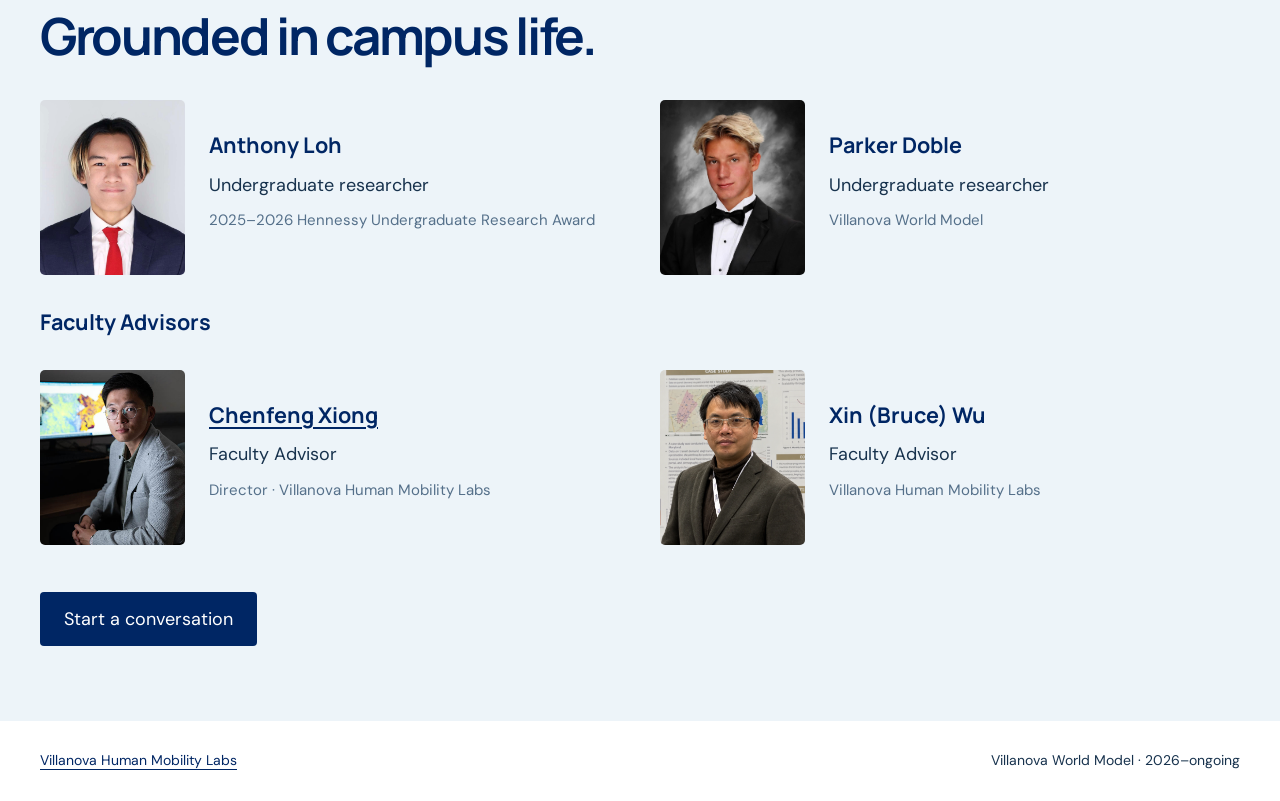
<file: world-model/index.html>
<!doctype html>
<html lang="en"><head><meta charset="utf-8"><meta name="viewport" content="width=device-width,initial-scale=1"><title>Villanova World Model | Human Mobility Labs</title><meta name="description" content="A student-built 3D campus and a vision for a living laboratory for transportation, climate resilience, and campus life. Anthony Loh and Parker Doble, 2026–ongoing."><meta name="theme-color" content="#002664"><link rel="icon" href="../favicon.svg"><link rel="canonical" href="https://villanova-transportation.github.io/world-model/"><link rel="stylesheet" href="world-model.css"></head>
<body><a class="skip" href="#main">Skip to content</a><header><a class="brand" href="../"><img src="../favicon.svg" alt=""><span>VILLANOVA<small>Human Mobility Labs</small></span></a><nav aria-label="Project navigation"><a href="#vision">Vision</a><a href="#latest-demo">Latest demo</a><a href="#gallery">Explore</a><a href="#research">Research</a><a href="#team">Team</a></nav></header>
<main id="main"><section class="hero wrap"><p class="eyebrow">CAMPUS AS A LIVING LABORATORY · 2026–ONGOING</p><h1>Villanova<br><em>World Model.</em></h1><p class="lead">Build the campus. Understand its movement.<br>Explore what could change.</p><figure><img src="assets/oval.png" alt="Blender rendering of the Villanova Oval, surrounding buildings, paths, and trees" fetchpriority="high"><figcaption>The Oval in the assembled campus model · November 2026</figcaption></figure></section>
<section class="wrap split" id="vision"><div><p class="eyebrow">THE BIG PICTURE</p><h2>A campus we can<br>learn from—and<br>plan with.</h2></div><div class="copy"><p>Getting to class, crossing Lancaster Avenue, finding a shuttle, or leaving a game: small journeys connect campus life. They also raise larger questions about safety, access, emissions, and resilience.</p><p>Villanova World Model starts with a three-dimensional representation of the campus we share. Our vision is to connect that physical environment with models of how people and vehicles move, creating a living laboratory for testing ideas before they reach the street.</p><p>As Villanova’s campus network evolves, the longer-term ambition is a shared climate–mobility platform for teaching, research, and campus conversations—with a path toward multi-campus scenarios involving Main Campus, Cabrini, and Rosemont.</p></div></section>
<section class="film-band" id="latest-demo"><div class="wrap"><p class="eyebrow">LATEST DEMO · NOVEMBER 2026</p><h2>Lancaster &amp; Ithan.<br>A street-level world in motion.</h2><p>A daytime demonstration of the modeled Lancaster Avenue–Ithan Avenue intersection, bringing campus streets, crossings, and vehicles into the same 3D environment.</p><video controls playsinline preload="none" poster="assets/lancaster-ithan-day.jpg" aria-label="Villanova Lancaster and Ithan daytime world model demo"><source src="assets/lancaster-ithan-day.mp4" type="video/mp4"> <a href="assets/lancaster-ithan-day.mp4">Watch the daytime demo</a>.</video><p class="caption">56-second demo · Full HD 1080p · Research prototype. This demonstration does not establish calibrated traffic performance.</p></div></section>
<section class="film-band" id="gallery"><div class="wrap"><p class="eyebrow">EXPLORE THE CAMPUS</p><h2>From morning to night.</h2><p>A short fly-through of the assembled 3D environment, created by the student project team.</p><video controls playsinline preload="none" poster="assets/dusk.jpg" aria-label="Campus model fly-through from morning to night"><source src="assets/campus-film.mp4" type="video/mp4">Your browser does not support video. <a href="assets/campus-film.mp4">Download the campus film</a>.</video><p class="caption">3D visualization · November 2026. The film showcases the campus environment, not simulated traffic outcomes.</p></div></section>
<section class="wrap gallery"><div class="section-heading"><p class="eyebrow">A CONNECTED PHYSICAL ENVIRONMENT</p><h2>From the whole campus<br>to the street corner.</h2></div><figure class="wide"><a href="assets/campus-aerial.jpg"><img loading="lazy" src="assets/campus-aerial.jpg" alt="Aerial rendering showing the assembled campus, buildings, road network, and terrain"></a><figcaption>The assembled campus: buildings, circulation, and terrain in one spatial frame. Select any gallery image to view it in full.</figcaption></figure><figure><a href="assets/street.png"><img loading="lazy" src="assets/street.png" alt="Modeled Lancaster Avenue and Ithan Avenue intersection with crossings, traffic signals, sidewalks, and trees"></a><figcaption>Lancaster Avenue at Ithan Avenue—street-scale detail for future transportation studies.</figcaption></figure><figure><a href="assets/dusk.jpg"><img loading="lazy" src="assets/dusk.jpg" alt="Campus model at dusk with illuminated windows near Mendel Field and the church"></a><figcaption>Mendel Field and the church at dusk, viewed within the same campus environment.</figcaption></figure><figure><a href="assets/corridor.png"><img loading="lazy" src="assets/corridor.png" alt="Clear-weather rendering of the campus transportation corridor"></a><figcaption>A clear-weather view of the campus corridor.</figcaption></figure><figure><a href="assets/fog.jpg"><img loading="lazy" src="assets/fog.jpg" alt="Blender fog visualization of the campus corridor"></a><figcaption>Fog added in Blender as a visual scenario concept. Weather effects on travel remain a future modeling task.</figcaption></figure></section>
<section class="research-band" id="research"><div class="wrap split"><div><p class="eyebrow">RESEARCH FOCUS &amp; METHODS</p><h2>Geometry.<br>Movement.<br>Possibility.</h2><figure class="building"><img loading="lazy" src="assets/connelly.jpg" alt="Blender model of Connelly Center showing its roof geometry and north facade"><figcaption>Connelly Center, modeled from architectural references.</figcaption></figure></div><ul class="focus"><li><h3>Blender-based 3D modeling</h3><p>Reconstruct buildings, roads, sidewalks, and terrain using architectural elevations, campus CAD, geographic data, and field references. Reusable building specifications and FBX export checks support a consistent modeling workflow.</p></li><li><h3>A physical world model</h3><p>Bring campus geometry into a common coordinate system and real-world scale. This spatial foundation connects buildings and ground surfaces to the places where travel happens.</p></li><li><h3>Transportation simulation</h3><p>Develop toward multimodal, agent-based simulation of pedestrians, bicycles, shuttles, and vehicles. Planned Unreal Engine integration will connect the campus environment with interactive transportation experiments.</p></li><li><h3>Climate resilience &amp; equitable access</h3><p>Explore future scenarios for extreme weather, disrupted routes, shuttle service, and low-car events. Ask how travel time, accessibility, and emissions change—and who bears the greatest burden.</p></li><li><h3>A shared scenario sandbox</h3><p>Make future experiments useful in classrooms and campus planning. Visual comparisons and reusable workflows can help students and collaborators ask practical “what if” questions together.</p></li></ul></div></section>
<section class="wrap status"><p class="eyebrow">WHERE WE ARE</p><h2>A growing model, a clear next step.</h2><div class="status-grid"><article><h3>Built so far</h3><p>An assembled Blender campus environment, architectural models, road and terrain geometry, interoperable FBX assets, and a campus fly-through.</p></article><article><h3>In development</h3><p>Complete and field-check remaining campus geometry, refine the reusable modeling workflow, and prepare the environment for simulation integration.</p></article><article><h3>Research vision</h3><p>Couple physical space with traffic and climate scenarios, then translate results into accessible comparisons for teaching and collaborative planning.</p></article></div><p class="note">Project status reflects the November 2026 materials. The visual model is a research prototype; a calibrated traffic and weather simulation is a development goal.</p></section>
<section class="team-band" id="team"><div class="wrap"><p class="eyebrow">THE PEOPLE BUILDING IT</p><h2>Student-built.<br>Grounded in campus life.</h2><div class="team"><article><img src="../assets/anthony-loh.png" alt="Anthony Loh" loading="lazy"><div><h3>Anthony Loh</h3><p>Undergraduate researcher</p><p class="small">2025–2026 Hennessy Undergraduate Research Award</p></div></article><article><img src="../assets/parker-doble.png" alt="Parker Doble" loading="lazy"><div><h3>Parker Doble</h3><p>Undergraduate researcher</p><p class="small">Villanova World Model</p></div></article></div><h3>Faculty Advisors</h3><div class="team"><article><img src="../assets/chenfeng-xiong.jpeg" alt="Chenfeng Xiong" loading="lazy"><div><h3><a href="https://cfxiong.github.io/">Chenfeng Xiong</a></h3><p>Faculty Advisor</p><p class="small">Director · Villanova Human Mobility Labs</p></div></article><article><img src="../assets/xin-wu.webp" alt="Xin (Bruce) Wu" loading="lazy"><div><h3>Xin (Bruce) Wu</h3><p>Faculty Advisor</p><p class="small">Villanova Human Mobility Labs</p></div></article></div><a class="button" href="mailto:chenfeng.xiong@villanova.edu?subject=Villanova%20World%20Model">Start a conversation</a></div></section></main><footer class="wrap"><a href="../">Villanova Human Mobility Labs</a><span>Villanova World Model · 2026–ongoing</span></footer></body></html>
</file>
<file: styles.css>
@import url('https://fonts.googleapis.com/css2?family=DM+Sans:wght@400;450;500;600;650;700&family=Manrope:wght@400;500;600;650;700;800&display=swap');
:root{--ink:#002664;--muted:#55708a;--cream:#f7f9fb;--line:#d8e2eb;--green:#007eae;--gold:#91d5f0}*{box-sizing:border-box}html{scroll-behavior:smooth;scroll-padding-top:100px}body{margin:0;background:var(--cream);color:var(--ink);font-family:'DM Sans',Arial,sans-serif;font-size:16px;line-height:1.65}a{color:inherit;text-decoration:none}button{font:inherit;cursor:pointer}img{max-width:100%;display:block}h1,h2,h3,p,figure{margin:0}h1,h2,h3{font-family:'Manrope',Arial,sans-serif;font-weight:500;line-height:1.15;letter-spacing:-.045em}h2{font-size:clamp(34px,3.8vw,56px)}h2 em,h1 em{font-family:Georgia,serif;font-weight:400}h3{letter-spacing:-.025em}p{margin-bottom:1em}a,button{touch-action:manipulation}a:focus-visible,button:focus-visible{outline:3px solid #13b5ea;outline-offset:5px}.wrap{width:min(1240px,88%);margin:auto}.section{padding:110px 0}.eyebrow{font-size:11px;letter-spacing:.18em;font-weight:700;color:var(--green);margin-bottom:24px}.eyebrow.light{color:#91d5f0}.text-link{font-weight:650;border-bottom:1px solid #819bb3;padding-bottom:5px;font-size:14px;display:inline-block}.text-link:hover{color:var(--green);border-color:var(--green)}.skip{position:absolute;top:-100px;background:white;padding:15px;z-index:100}.skip:focus{top:0}header{height:100px;padding:0 6%;display:flex;align-items:center;justify-content:space-between;background:var(--cream);position:relative;z-index:20}.brand{display:flex;align-items:center;gap:13px;font-size:18px;letter-spacing:.17em;font-weight:800;line-height:1.3}.brand small{display:block;font-size:14px;letter-spacing:-.015em;font-weight:500}.brand svg{width:43px;height:49px;fill:var(--ink);stroke:var(--ink);stroke-width:1.5}.brand svg path{fill:none}nav{display:flex;gap:30px;align-items:center;font-size:13px;font-weight:650}.nav-contact{border:1px solid #a6b7c7;padding:10px 20px;border-radius:3px}.nav-contact span{padding-left:20px}.menu{display:none}.hero{min-height:680px;position:relative;overflow:hidden;background:#041936;color:white}.hero-map{position:absolute;width:80%;height:100%;right:-6%;object-fit:cover;opacity:.7}.hero:after{content:'';position:absolute;inset:0;background:linear-gradient(90deg,#041936 6%,#041936ed 29%,#04193670 60%,#04193610 100%);pointer-events:none}.hero-content{position:relative;z-index:2;width:88%;max-width:1240px;margin:auto;padding:74px 0 110px}.hero h1{font-size:clamp(48px,5.9vw,86px);line-height:1.07;letter-spacing:-.055em}.hero h1 em{color:var(--gold)}.hero-intro{max-width:470px;font-size:16px;line-height:1.8;color:#cbd9e8;margin:28px 0}.button{display:inline-flex;align-items:center;gap:35px;padding:14px 24px;border-radius:3px;font-size:13px;font-weight:700}.cream{background:var(--gold);color:#002664}.button:hover{background:#c5eafa}.hero-link{font-size:13px;margin-left:27px}.hero-link span{margin-left:16px}.map-caption{position:absolute;right:6%;bottom:130px;z-index:2;font-size:10px;letter-spacing:.12em}.map-caption small{display:block;color:#b4c6d9;letter-spacing:0;margin:7px 0 0 16px}.dot{width:6px;height:6px;background:var(--gold);display:inline-block;border-radius:50%;margin-right:10px}.hero-bottom{position:absolute;bottom:0;left:6%;right:6%;z-index:2;border-top:1px solid #ffffff2b;display:flex;justify-content:space-between;padding:19px 0;font-size:11px;color:#c3d1e0;letter-spacing:.04em}.intro{padding-top:110px;display:grid;grid-template-columns:1fr 1fr;gap:10%}.intro-copy{padding-top:37px;color:var(--muted)}.intro-copy p:first-child{font-size:21px;line-height:1.6;color:var(--ink)}.metrics{display:grid;grid-template-columns:repeat(4,1fr);padding:65px 0 75px;gap:20px}.metrics>div{padding-left:24px;border-left:1px solid #c9d6e3}.metrics strong{font-size:55px;font-family:Manrope,Arial,sans-serif;font-weight:500;letter-spacing:-.06em}.metrics strong span{font-size:36px;color:var(--green)}.metrics p{font-size:13px;line-height:1.5;color:var(--muted);margin:5px 0}.metrics .metric-note{grid-column:1/-1;font-size:10px;margin:7px 0 0 24px;color:#687c91}.metric-note a{text-decoration:underline}.research{background:#edf3f8}.section-head{display:flex;align-items:flex-end;justify-content:space-between;gap:60px;margin-bottom:44px}.section-head>p{max-width:350px;color:var(--muted);font-size:15px}.filters{display:flex;gap:10px;margin:40px 0 32px;flex-wrap:wrap}.filters button{border:1px solid #bdccdc;border-radius:30px;padding:10px 20px;background:transparent;font-size:12px;color:var(--ink)}.filters button.active{background:var(--ink);color:white;border-color:var(--ink)}.filters span{font-size:10px;margin-left:12px;color:#91d5f0}.project-grid{display:grid;grid-template-columns:1fr 1fr;gap:32px}.project{background:#ffffff;overflow:hidden;border-radius:5px;border:1px solid #d8e2eb}.project[hidden]{display:none}.project-visual{height:320px;position:relative;display:block;overflow:hidden}.visual-label{position:absolute;left:24px;top:20px;z-index:2;font-size:10px;letter-spacing:.12em;font-weight:650}.image-link{position:absolute;right:20px;bottom:18px;padding:7px 13px;background:#f7fbffe8;border-radius:3px;font-size:10px;color:var(--ink);z-index:3;transition:transform .2s}.project-visual:hover .image-link{transform:translateY(-3px)}.dashboard{background:#dce8f2;padding:62px 30px 0}.dashboard img{width:100%;height:auto;box-shadow:0 8px 35px #17324d25;border-radius:6px}.equity{background:#002664;color:#d3edfa}.credit-diagram{padding:78px 25px 25px;text-align:center}.diagram-small{font-size:8px;letter-spacing:.24em;color:#c1d2e4}.diagram-row{display:flex;align-items:center;justify-content:space-between;gap:10px;margin:20px 0 10px;font-size:19px}.diagram-row small{font-size:8px;display:block;margin-top:5px;color:#c5d9eb}.diagram-row b{font-weight:400;color:#91c9e7}.credit-circle{border:1px solid #91d5f0;border-radius:50%;width:106px;height:106px;display:flex;flex-direction:column;justify-content:center;font-size:26px;background:#91d5f00c}.credit-circle small{margin:0}.diagram-line{height:1px;background:linear-gradient(90deg,transparent,#729ec3,transparent)}.credit-diagram>p{font-size:8px;letter-spacing:.2em;margin-top:15px}.credit-diagram i{padding:0 12px;font-style:normal}.heat{background:#e9eff5}.heat-maps{display:flex;justify-content:center;gap:22px;padding:50px 32px 30px;height:100%}.heat-maps figure{height:220px;max-width:44%}.heat-maps img{height:195px;object-fit:contain;mix-blend-mode:multiply}.heat-maps figcaption{font-size:9px;text-align:center;padding-top:6px}.health{background:#041936;color:white}.health>img{width:100%;height:100%;object-fit:cover;opacity:.6}.health-overlay{position:absolute;inset:64px 25px auto}.health-overlay>span{font-size:8px;letter-spacing:.14em;border:1px solid #a1bfd866;border-radius:15px;padding:4px 10px;margin-right:6px}.health-overlay strong{display:block;font:400 35px/1.2 Georgia,serif;margin-top:35px}.project-body{padding:26px 28px 20px}.sponsor{font-size:9px;letter-spacing:.09em;font-weight:700;color:var(--green);line-height:1.6}.sponsor span{display:block;font-weight:400;letter-spacing:0;color:#6a8096;margin-top:4px}.project h3{font-size:28px;margin:19px 0 6px}.project-name{font-size:13px;font-weight:650;color:var(--green);margin-bottom:16px}.project-body>p:not(.sponsor):not(.project-name){font-size:14px;color:var(--muted);line-height:1.8}.project-foot{display:flex;justify-content:space-between;gap:20px;border-top:1px solid #d8e2eb;margin-top:25px;padding-top:16px;font-size:10px}.project-foot>span{color:#637c94}.project-foot a{font-weight:700;white-space:nowrap}.research-note{border-top:1px solid #c9d8e6;margin-top:48px;padding-top:25px;display:flex;gap:35px;align-items:center}.research-note>span{font-size:9px;letter-spacing:.1em;white-space:nowrap;color:var(--green)}.research-note p{font-size:13px;margin:0;color:#496780}.research-note b{padding:0 15px;font-weight:400}.approach-grid{display:grid;grid-template-columns:repeat(3,1fr);gap:50px;margin-top:65px}.approach-grid>div{border-top:1px solid #a7bacb;padding-top:22px}.approach-grid span{font-size:10px;letter-spacing:.12em;color:var(--green)}.approach-grid h3{font-size:23px;margin:30px 0 17px}.approach-grid p{font-size:14px;color:var(--muted)}.people{background:#edf3f8}.director{display:grid;grid-template-columns:42% 1fr;gap:55px;margin:55px 0 60px;align-items:center}.director>img{width:100%;height:300px;object-fit:cover;border-radius:4px}.director h3{font-size:31px;margin-bottom:12px}.director .eyebrow{margin-bottom:17px}.director .role{font-size:12px;color:var(--green)}.director p{font-size:14px;color:var(--muted)}.director .text-link{margin:12px 24px 0 0;font-size:12px}.team-grid{display:grid;grid-template-columns:repeat(6,1fr);gap:20px}.team-grid img,.initials{width:100%;height:190px;object-fit:cover;object-position:center 25%;border-radius:3px}.initials{background:#dce6ef;display:flex;flex-direction:column;align-items:center;justify-content:center;font-family:Georgia,serif;font-size:50px;color:#436584}.initials span{font:7px/1.5 Arial,sans-serif;letter-spacing:.07em;margin-top:10px}.team-grid h3{font-size:16px;margin:18px 0 6px;letter-spacing:-.025em}.team-grid article>span{font-size:10px;color:var(--green)}.team-grid p{font-size:11px;color:var(--muted);margin-top:6px}.paper{display:grid;grid-template-columns:80px 1fr 35px;gap:22px;border-top:1px solid #cbd9e5;padding:28px 0;align-items:start}.paper:last-child{border-bottom:1px solid #cbd9e5}.paper:hover h3{color:var(--green)}.paper-year{font-size:16px;font-family:Georgia,serif}.paper p{font-size:9px;letter-spacing:.12em;color:var(--green);margin-bottom:10px}.paper h3{font-size:21px;line-height:1.45;letter-spacing:-.02em;max-width:850px}.paper div>span{font-size:12px;color:var(--muted);display:block;margin-top:8px}.paper-arrow{font-size:26px}.life{display:grid;grid-template-columns:1.1fr 1fr;gap:65px;padding-bottom:110px;align-items:center}.life-image{position:relative}.life-image img{height:440px;width:100%;object-fit:cover;object-position:center 40%;border-radius:4px}.life-image>span{position:absolute;bottom:18px;left:20px;background:#f7fbffeb;padding:5px 12px;font-size:9px;letter-spacing:.1em}.life-copy h2{font-size:42px;margin-bottom:27px}.life-copy>p:not(.eyebrow){font-size:14px;color:var(--muted)}.connect{background:#002664;color:white;padding:75px 0 65px;position:relative;overflow:hidden}.connect:after{content:'';position:absolute;right:-80px;top:-210px;width:600px;height:600px;border:1px solid #77bee816;border-radius:50%;box-shadow:0 0 0 70px #77bee808,0 0 0 140px #77bee806;pointer-events:none}.connect h2{font-size:clamp(40px,4.8vw,68px);position:relative;z-index:1}.connect h2 em{color:var(--gold)}.connect-bottom{display:flex;justify-content:space-between;align-items:end;gap:35px;margin-top:42px;position:relative;z-index:1}.connect-bottom p{font-size:14px;color:#bfd2e5;margin:0}.join-link{display:block;font-size:11px;margin-top:16px;color:#c5e7f6}.connect-bottom>div{min-width:260px}footer{padding-top:55px;display:flex;justify-content:space-between;flex-wrap:wrap}.footer-brand{font-size:12px;letter-spacing:.1em;line-height:1.8}.footer-brand strong{font-size:21px;letter-spacing:-.03em;font-weight:500}footer p{font-size:11px;color:var(--muted);margin-top:18px}.footer-links{display:grid;grid-template-columns:1fr 1fr;gap:12px 35px;align-content:start;font-size:12px;padding-top:10px}.footer-bottom{flex-basis:100%;border-top:1px solid #d8e2eb;margin-top:30px;padding:22px 0;display:flex;justify-content:space-between;color:#647b91;font-size:10px}
@media(min-width:1600px){.hero-content{padding-top:95px}.hero{min-height:750px}}
@media(max-width:1000px){nav{gap:18px}.brand{font-size:15px}.brand small{font-size:12px}.team-grid{grid-template-columns:repeat(3,1fr);gap:28px}.team-grid img,.initials{height:250px}.project-visual{height:280px}.diagram-row{font-size:15px}.credit-circle{width:85px;height:85px}.heat-maps img{height:165px}.project-foot{flex-direction:column;gap:5px}.research-note{align-items:start}.research-note b{padding:0 5px}.life{gap:35px}.life-copy h2{font-size:34px}}
@media(max-width:720px){header{height:82px}.brand svg{width:33px}.brand{font-size:14px}.brand small{font-size:11px}.menu{display:flex;gap:15px;background:transparent;border:0;font-size:12px;align-items:center}.menu span{font-size:22px}nav{display:none;position:absolute;top:82px;left:0;right:0;background:var(--cream);padding:20px 6% 30px;border-bottom:1px solid #cddbe8;flex-direction:column;align-items:stretch;gap:0;box-shadow:0 10px 20px #0001}nav.open{display:flex}nav a{padding:12px}.nav-contact{margin-top:10px;display:flex;justify-content:space-between}.hero{min-height:720px}.hero-map{width:160%;right:-50%;opacity:.45}.hero:after{background:linear-gradient(90deg,#041936ed,#04193666)}.hero-content{padding:54px 0 140px}.hero h1{font-size:54px}.hero .eyebrow{font-size:8px}.hero-intro{font-size:14px;max-width:340px}.hero-link{margin-left:18px;font-size:11px}.hero-link span{margin-left:5px}.button{padding:13px 18px;gap:18px;font-size:12px}.map-caption{left:6%;right:auto;bottom:95px;font-size:8px}.hero-bottom{font-size:9px;gap:25px}.hero-bottom>a{white-space:nowrap}.intro{grid-template-columns:1fr;gap:22px;padding-top:65px}.intro-copy{padding:0}.intro-copy p:first-child{font-size:19px}.intro-copy p{font-size:14px}.metrics{grid-template-columns:1fr 1fr;padding:40px 0 60px;gap:30px 20px}.metrics strong{font-size:45px}.metrics>div{padding-left:18px}.metrics .metric-note{margin-left:0}.section{padding:65px 0}.section-head{display:block;margin-bottom:30px}.section-head>p{margin-top:25px}.section-head>.text-link{margin-top:25px}.eyebrow{font-size:9px;margin-bottom:18px}.filters{gap:7px;margin:30px 0 22px}.filters button{font-size:10px;padding:8px 12px}.project-grid{grid-template-columns:1fr;gap:25px}.project-visual{height:285px}.project-body{padding:22px}.project h3{font-size:27px}.project-foot{flex-direction:row;gap:15px}.project-foot>span{max-width:155px}.research-note{display:block;margin-top:30px}.research-note p{margin-top:12px;line-height:1.9;font-size:12px}.approach-grid{grid-template-columns:1fr;gap:25px;margin-top:35px}.approach-grid h3{margin:18px 0 12px}.director{grid-template-columns:1fr;gap:25px;margin:35px 0}.director>img{height:260px}.director h3{font-size:28px}.team-grid{grid-template-columns:1fr 1fr;gap:25px 18px}.team-grid img,.initials{height:210px}.team-grid h3{font-size:15px}.paper{grid-template-columns:40px 1fr 18px;gap:12px;padding:24px 0}.paper-year{font-size:13px}.paper h3{font-size:17px}.paper-arrow{font-size:20px}.paper p{font-size:8px}.paper div>span{font-size:10px}.life{grid-template-columns:1fr;gap:30px;padding-bottom:65px}.life-image img{height:360px}.life-copy h2{font-size:36px}.connect{padding:55px 0}.connect-bottom{display:block;margin-top:27px}.connect-bottom>div{margin-top:25px}.connect-bottom p{font-size:13px}footer{display:block;padding-top:40px}.footer-links{margin:30px 0;gap:15px;font-size:11px}.footer-bottom{display:flex;flex-wrap:wrap;gap:10px;font-size:9px}.footer-bottom>span:nth-child(2){display:none}}
@media(prefers-reduced-motion:reduce){html{scroll-behavior:auto}*{transition:none!important}}

/* The same Villanova palette as the director's personal website. */
.hero h1 em,.connect h2 em{color:#91d5f0}.hero-map{filter:saturate(.65)}
.approach{display:grid;grid-template-columns:1fr 1fr;gap:10%;align-items:center;padding-top:70px;padding-bottom:70px}.approach-copy{color:var(--muted);font-size:16px}.approach-copy p:last-of-type{margin-bottom:22px}
.sponsor-logos{display:flex;align-items:center;gap:22px;min-height:64px;padding:13px 0 17px;margin-bottom:18px;border-bottom:1px solid var(--line);flex-wrap:wrap}.sponsor-logos a{display:inline-flex;align-items:center}.sponsor-logos img{width:auto;max-width:190px;height:42px;object-fit:contain}.sponsor-logos .nih-logo{height:42px;max-width:125px}.sponsor-logos .dsi-logo{height:45px;max-width:140px}.sponsor-logos .inform-logo{height:42px;max-width:120px}.consortium-link{display:inline-block;margin:2px 0 5px;color:var(--green);font-size:12px;font-weight:650}.research .section-head h2{font-size:clamp(34px,3.7vw,53px)}
@media(max-width:720px){.approach{grid-template-columns:1fr;gap:25px;padding-top:50px;padding-bottom:50px}.approach-copy{font-size:14px}.sponsor-logos{gap:15px}.sponsor-logos img{max-width:175px}.research .section-head h2{font-size:34px}}

.sponsor-logos .nih-logo{width:205px;max-width:205px;height:36px}.sponsor-logos .dsi-logo{width:105px;height:42px}.sponsor-logos .inform-logo{width:110px;height:42px}.sponsor-logos .fta-logo{position:relative;display:block;width:230px;height:40px;overflow:hidden}.sponsor-logos .fta-logo img{position:absolute;left:-18px;top:0;width:590px;max-width:none;height:auto}.sponsor-logos:has(.dsi-logo){gap:16px}.sponsor-logos:has(.dsi-logo) .nih-logo{width:165px;max-width:165px}
.sponsor-logos a:has(.dsi-logo){background:#002664;border-radius:3px;padding:7px 10px}.sponsor-logos .dsi-logo{width:110px;height:42px}

+.vsri{position:relative;z-index:1;display:grid;grid-template-columns:1fr auto;gap:65px;align-items:center;border-top:1px solid #ffffff30;margin-top:48px;padding-top:38px}.vsri h3{font-size:26px;line-height:1.3;margin-bottom:18px;letter-spacing:-.025em}.vsri h3 span{color:#91d5f0}.vsri p:not(.eyebrow){font-size:14px;color:#cbd9e8;max-width:720px}.vsri .vsri-details{font-size:12px!important;color:#b4c6d9!important;margin-bottom:0}.vsri-actions{min-width:260px}.vsri .eyebrow{margin-bottom:15px}@media(max-width:720px){.vsri{grid-template-columns:1fr;gap:24px;margin-top:34px;padding-top:30px}.vsri h3{font-size:24px}.vsri-actions{min-width:0}}

.team-grid img.xin-wu-portrait{object-position:center 30%}

/* Graduate team and undergraduate cohorts. */
.team-grid--graduate{grid-template-columns:repeat(7,minmax(0,1fr));gap:18px}.team-grid--graduate img,.team-grid--graduate .initials{height:180px}.team-level{margin-bottom:25px}.lab-ug{margin-top:45px;padding-top:35px;border-top:1px solid #cbd9e5}.ug-cohort{padding:18px 0;border-top:1px solid #d8e2eb}.ug-cohort__year{font-size:16px;margin:0 0 18px;font-weight:650;letter-spacing:0}.ug-recognition{display:grid;grid-template-columns:repeat(3,minmax(0,1fr));gap:20px;list-style:none;margin:0;padding:0}.ug-recognition li{display:flex;align-items:flex-start;gap:14px;min-width:0}.ug-recognition img,.ug-recognition__initials{width:60px;height:72px;flex:0 0 60px;border-radius:4px}.ug-recognition img{object-fit:cover;object-position:center 32%}.ug-recognition__initials{display:flex;align-items:center;justify-content:center;background:#dce6ef;color:#002664;font-weight:650}.ug-recognition h4{font-size:14px;margin:0 0 6px;line-height:1.3}.ug-recognition p{font-size:11px;color:#55708a;line-height:1.5;margin:0}.ug-recognition p span{font-weight:650}.lab-ug>.text-link{margin-top:20px}
@media(max-width:1000px){.team-grid--graduate{grid-template-columns:repeat(4,minmax(0,1fr))}}
@media(max-width:720px){.team-grid--graduate{grid-template-columns:repeat(2,minmax(0,1fr))}.team-grid--graduate img,.team-grid--graduate .initials{height:210px}.ug-recognition{grid-template-columns:repeat(2,minmax(0,1fr));gap:20px 16px}.ug-recognition li{flex-direction:column;gap:9px}.ug-recognition img,.ug-recognition__initials{flex-basis:auto}.ug-recognition h4{overflow-wrap:anywhere}.lab-ug{margin-top:30px;padding-top:25px}}

.ug-cohort--featured .ug-recognition{grid-template-columns:repeat(2,minmax(0,1fr))}.ug-cohort--featured .ug-recognition li{padding:16px;background:#f7faff;border:1px solid #d8e2eb;border-radius:6px;gap:20px}.ug-cohort--featured .ug-recognition img,.ug-cohort--featured .ug-recognition__initials{width:112px;height:140px;flex:0 0 112px;border-radius:5px}.ug-cohort--featured .ug-recognition h4{font-size:17px}.ug-cohort--featured .ug-recognition p{font-size:13px}.ug-former{border-top:1px solid #d8e2eb;margin-top:12px;padding-top:20px}.ug-former summary{font-size:14px;font-weight:650;cursor:pointer;color:#002664}.ug-former .ug-cohort:first-of-type{border-top:0}@media(max-width:720px){.ug-cohort--featured .ug-recognition li{padding:10px;gap:12px}.ug-cohort--featured .ug-recognition img,.ug-cohort--featured .ug-recognition__initials{width:108px;height:132px;max-width:100%;flex-basis:auto}.ug-cohort--featured .ug-recognition h4{font-size:15px}.ug-cohort--featured .ug-recognition p{font-size:11px}}

/* Local design study: softly revealed motion beneath the introduction. */
.motion-story{position:relative;isolation:isolate;overflow:hidden;padding-bottom:18px;background:var(--cream)}
.motion-story .intro{position:relative;z-index:2;padding-bottom:32px}
.motion-canvas{position:relative;width:100%;height:390px;margin-top:-28px;z-index:0;overflow:hidden;-webkit-mask-image:linear-gradient(to bottom,transparent 0%,#000 38%,#000 70%,transparent 100%);mask-image:linear-gradient(to bottom,transparent 0%,#000 38%,#000 70%,transparent 100%)}
.motion-canvas:after{content:'';position:absolute;inset:0;background:linear-gradient(90deg,var(--cream) 0%,transparent 19%,transparent 81%,var(--cream) 100%);pointer-events:none}
.motion-canvas video{width:100%;height:100%;object-fit:cover;object-position:center 48%;display:block;opacity:.9}
.motion-caption{display:flex;justify-content:space-between;align-items:center;gap:20px;position:relative;margin-top:-20px;font-size:12px;color:var(--muted);letter-spacing:.07em}
.motion-detail{letter-spacing:0}.motion-caption button{background:transparent;border:1px solid #b4c6d6;color:var(--ink);border-radius:20px;padding:7px 15px;font-size:12px;white-space:nowrap}
.motion-story+.metrics{padding-top:40px}
@media(max-width:720px){.motion-canvas{height:270px;margin-top:-5px}.motion-story .intro{padding-bottom:20px}.motion-caption{font-size:10px;gap:12px}.motion-detail{display:block;max-width:220px}.motion-caption button{font-size:11px;padding:6px 11px}}

/* Compact study: motion occupies only the space beneath the left heading. */
.motion-story{padding-bottom:0;overflow:visible}
.motion-story .intro{align-items:start;padding-bottom:0;gap:10%}
.motion-canvas{width:calc(100% + 40px);height:auto;aspect-ratio:16/9;margin:12px -20px 0;-webkit-mask-image:linear-gradient(to bottom,transparent 0%,#000 24%,#000 75%,transparent 100%);mask-image:linear-gradient(to bottom,transparent 0%,#000 24%,#000 75%,transparent 100%)}
.motion-canvas:after{background:linear-gradient(90deg,var(--cream),transparent 14%,transparent 86%,var(--cream))}
.motion-canvas video{object-fit:cover;opacity:.92}
.motion-caption.wrap{width:100%;font-size:9px;letter-spacing:.04em;margin:0;gap:8px;align-items:center}
.motion-caption .motion-detail{display:none}
.motion-caption button{font-size:10px;padding:4px 9px}
.motion-story+.metrics{padding-top:42px}
@media(max-width:720px){.motion-canvas{width:100%;margin:12px 0 0;max-width:470px}.motion-caption.wrap{max-width:470px}.motion-story .intro{gap:28px}.motion-story+.metrics{padding-top:35px}}

/* Organic falloff: a single elliptical mask avoids rectangular corner bands. */
.motion-canvas{overflow:visible;-webkit-mask-image:none;mask-image:none}
.motion-canvas:after{display:none}
.motion-canvas video{-webkit-mask-image:radial-gradient(ellipse 50% 50% at 50% 50%,#000 28%,rgba(0,0,0,.96) 42%,rgba(0,0,0,.76) 56%,rgba(0,0,0,.42) 70%,rgba(0,0,0,.12) 84%,transparent 100%);mask-image:radial-gradient(ellipse 50% 50% at 50% 50%,#000 28%,rgba(0,0,0,.96) 42%,rgba(0,0,0,.76) 56%,rgba(0,0,0,.42) 70%,rgba(0,0,0,.12) 84%,transparent 100%);opacity:.9}

/* Broad, continuous falloff with a larger atmospheric footprint. */
.motion-story .intro>div:first-child{position:relative;isolation:isolate}
.motion-story .intro h2,.motion-story .intro .eyebrow{position:relative;z-index:2}
.motion-story .intro-copy{position:relative;z-index:3}
.motion-canvas{width:calc(100% + 220px);height:380px;aspect-ratio:auto;margin:-48px -110px -80px;pointer-events:none;z-index:-1}
.motion-canvas video{object-fit:cover;opacity:.77;-webkit-mask-image:radial-gradient(ellipse 50% 50% at 50% 50%,rgba(0,0,0,.95) 0%,rgba(0,0,0,.86) 15%,rgba(0,0,0,.66) 30%,rgba(0,0,0,.43) 45%,rgba(0,0,0,.23) 60%,rgba(0,0,0,.095) 75%,rgba(0,0,0,.025) 88%,transparent 100%);mask-image:radial-gradient(ellipse 50% 50% at 50% 50%,rgba(0,0,0,.95) 0%,rgba(0,0,0,.86) 15%,rgba(0,0,0,.66) 30%,rgba(0,0,0,.43) 45%,rgba(0,0,0,.23) 60%,rgba(0,0,0,.095) 75%,rgba(0,0,0,.025) 88%,transparent 100%)}
.motion-caption.wrap{position:relative;z-index:3;margin-top:0}
.motion-story+.metrics{position:relative;z-index:3}
@media(max-width:720px){.motion-canvas{width:calc(100% + 50px);height:300px;margin:-25px -25px -50px;max-width:none}.motion-story{overflow:hidden}.motion-story .intro{gap:28px}}
</file>
<file: world-model/world-model.css>
@import url('https://fonts.googleapis.com/css2?family=DM+Sans:wght@400;500;600;700&family=Manrope:wght@400;600;700;800&display=swap');
:root{--navy:#002664;--blue:#137baf;--ink:#17324d;--muted:#55708a;--pale:#edf4f9}*{box-sizing:border-box}html{scroll-behavior:smooth;scroll-padding-top:30px}body{margin:0;color:var(--ink);font:18px/1.7 'DM Sans',sans-serif}a{color:var(--navy);text-underline-offset:4px}a:focus-visible{outline:3px solid #13b5ea;outline-offset:5px}img{display:block;max-width:100%;height:auto}figure{margin:0}h1,h2,h3{font-family:Manrope,sans-serif;line-height:1.13;color:var(--navy)}h1{font-size:clamp(3.5rem,8vw,7.5rem);letter-spacing:-.065em;margin:22px 0}h2{font-size:clamp(2rem,4vw,3.5rem);letter-spacing:-.045em;margin:12px 0 28px}h3{font-size:1.35rem;margin:0 0 12px}em{font-style:normal;color:var(--blue)}p{margin:0 0 20px}.wrap{width:min(1200px,calc(100% - 64px));margin:auto}header{padding:25px 4%;display:flex;justify-content:space-between;align-items:center;border-bottom:1px solid #dce5ed;gap:30px}.brand{display:flex;align-items:center;gap:12px;text-decoration:none;font-weight:700;line-height:1.3;letter-spacing:.1em}.brand img{width:45px}.brand small{display:block;font-size:14px;font-weight:500;letter-spacing:0}nav{display:flex;gap:26px;font-size:16px}nav a{text-decoration:none}.eyebrow{font-size:14px;letter-spacing:.13em;font-weight:700;color:var(--blue)}.hero{padding:64px 0 0}.lead{font-size:clamp(1.2rem,2.5vw,1.6rem);margin-bottom:40px}.hero figure img{width:100%}figcaption,.caption{font-size:14px;line-height:1.6;color:var(--muted);padding:14px 0 0}.split{display:grid;grid-template-columns:1fr 1.2fr;gap:80px;padding-top:100px;padding-bottom:100px}.film-band{background:var(--navy);color:white;padding:75px 0}.film-band h2,.film-band .eyebrow{color:white}.film-band .caption{color:#c9dae9}video{display:block;width:100%;margin-top:32px;background:#071727;aspect-ratio:16/9}.gallery{display:grid;grid-template-columns:1fr 1fr;gap:36px;padding-top:85px;padding-bottom:90px}.section-heading,.wide{grid-column:1/-1}.gallery img{width:100%}.research-band{background:var(--pale)}.focus{list-style:none;margin:0;padding:0}.focus li{border-bottom:1px solid #cad9e6;margin-bottom:25px;padding-bottom:12px}.focus li:last-child{border:0;margin:0}.building{margin-top:45px}.building img{width:100%}.status{padding-top:90px;padding-bottom:90px}.status-grid{display:grid;grid-template-columns:repeat(3,1fr);gap:36px;margin:36px 0}.status-grid article{border-top:3px solid #137baf;padding-top:22px}.note{font-size:15px;color:var(--muted)}.team-band{background:var(--pale);padding:75px 0}.team{display:grid;grid-template-columns:1fr 1fr;gap:40px;margin:35px 0}.team article{display:flex;align-items:center;gap:24px}.team img{width:145px;height:175px;object-fit:cover;object-position:center 35%;border-radius:5px}.team p{margin-bottom:8px}.small{font-size:15px;color:var(--muted)}.button{display:inline-block;background:var(--navy);color:white;padding:12px 24px;margin-top:12px;text-decoration:none;border-radius:4px}footer{display:flex;justify-content:space-between;gap:24px;padding:28px 0;font-size:14px}.skip{position:absolute;left:15px;top:-100px;background:white;padding:15px}.skip:focus{top:10px}
@media(max-width:750px){.wrap{width:calc(100% - 36px)}header{flex-wrap:wrap;padding:18px}nav{gap:22px;font-size:15px}.hero{padding-top:40px}.split{grid-template-columns:1fr;gap:28px;padding-top:60px;padding-bottom:60px}.gallery{gap:28px;grid-template-columns:1fr;padding-top:55px;padding-bottom:55px}.status-grid,.team{grid-template-columns:1fr;gap:28px}.team img{width:120px;height:150px}.film-band,.team-band{padding:50px 0}.status{padding-top:55px;padding-bottom:55px}footer{flex-direction:column;gap:8px}.building{max-width:450px}}
@media(prefers-reduced-motion:reduce){html{scroll-behavior:auto}}
</file>
